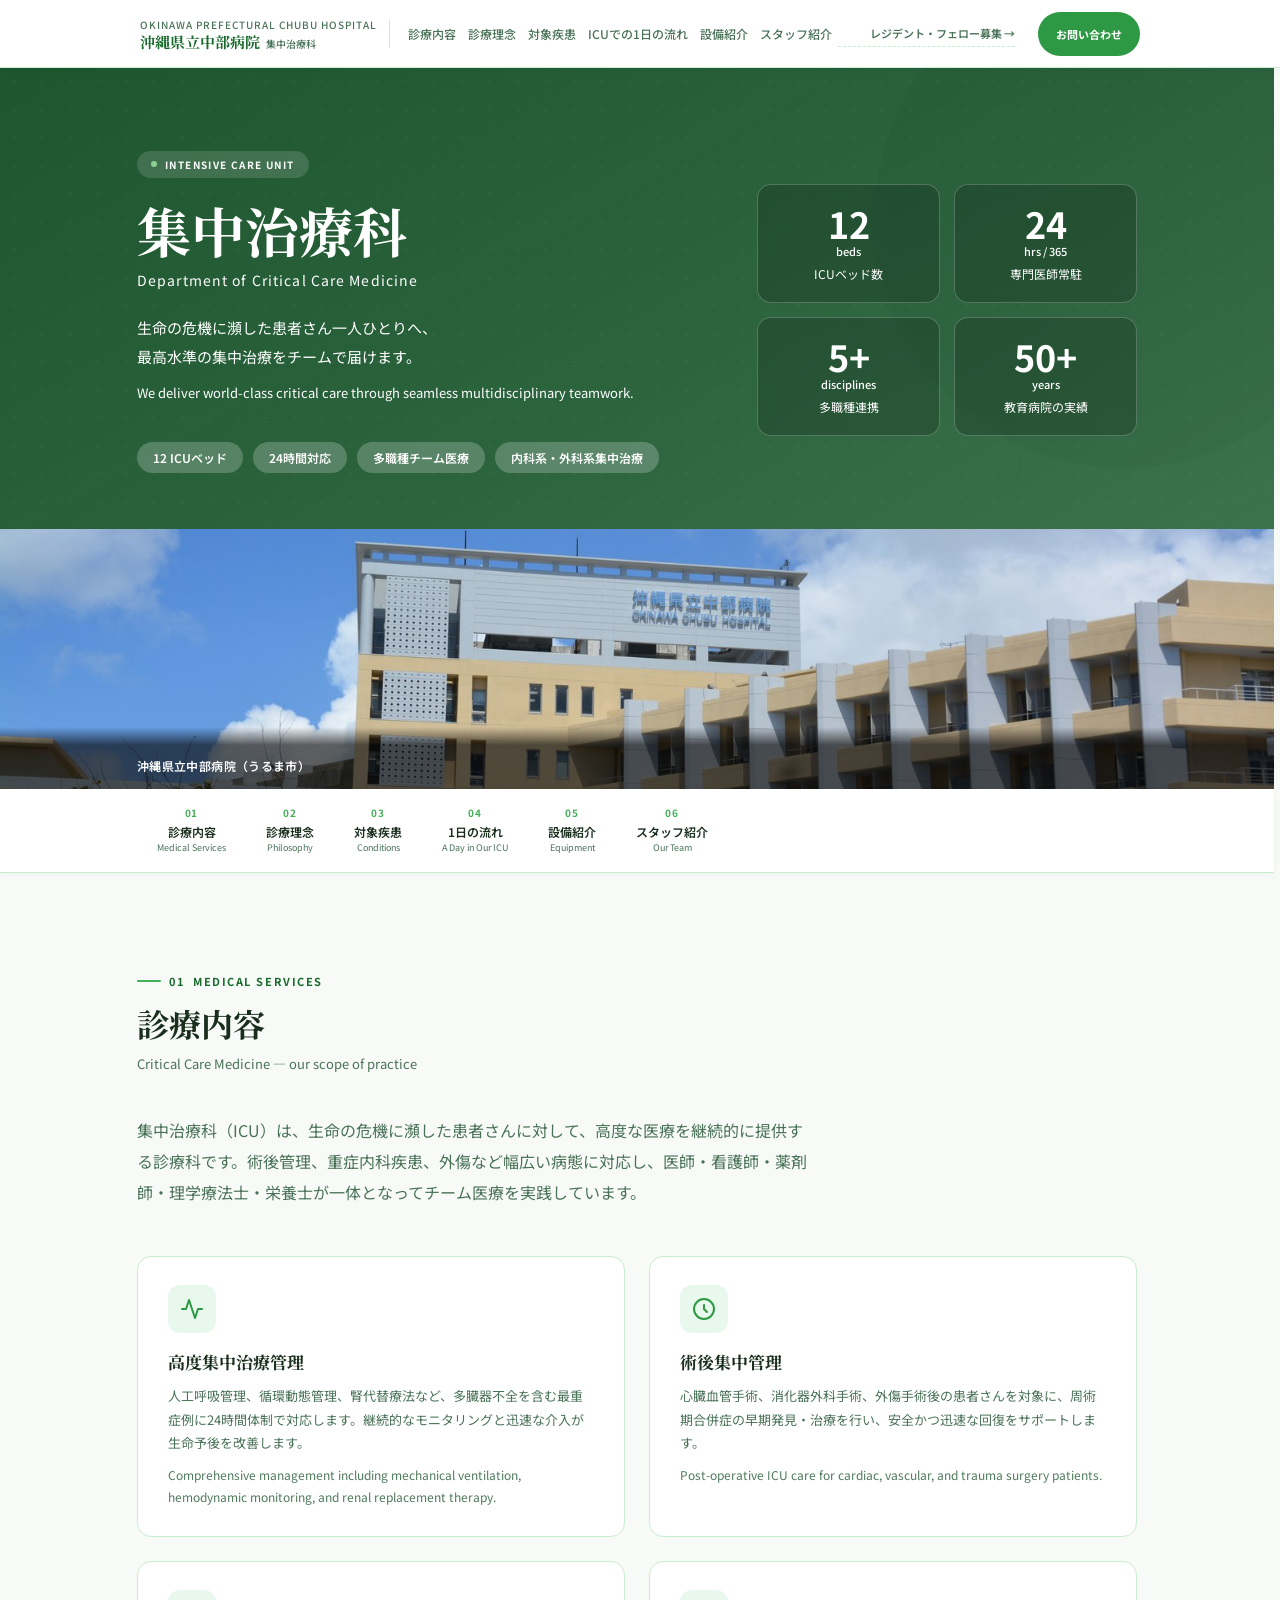
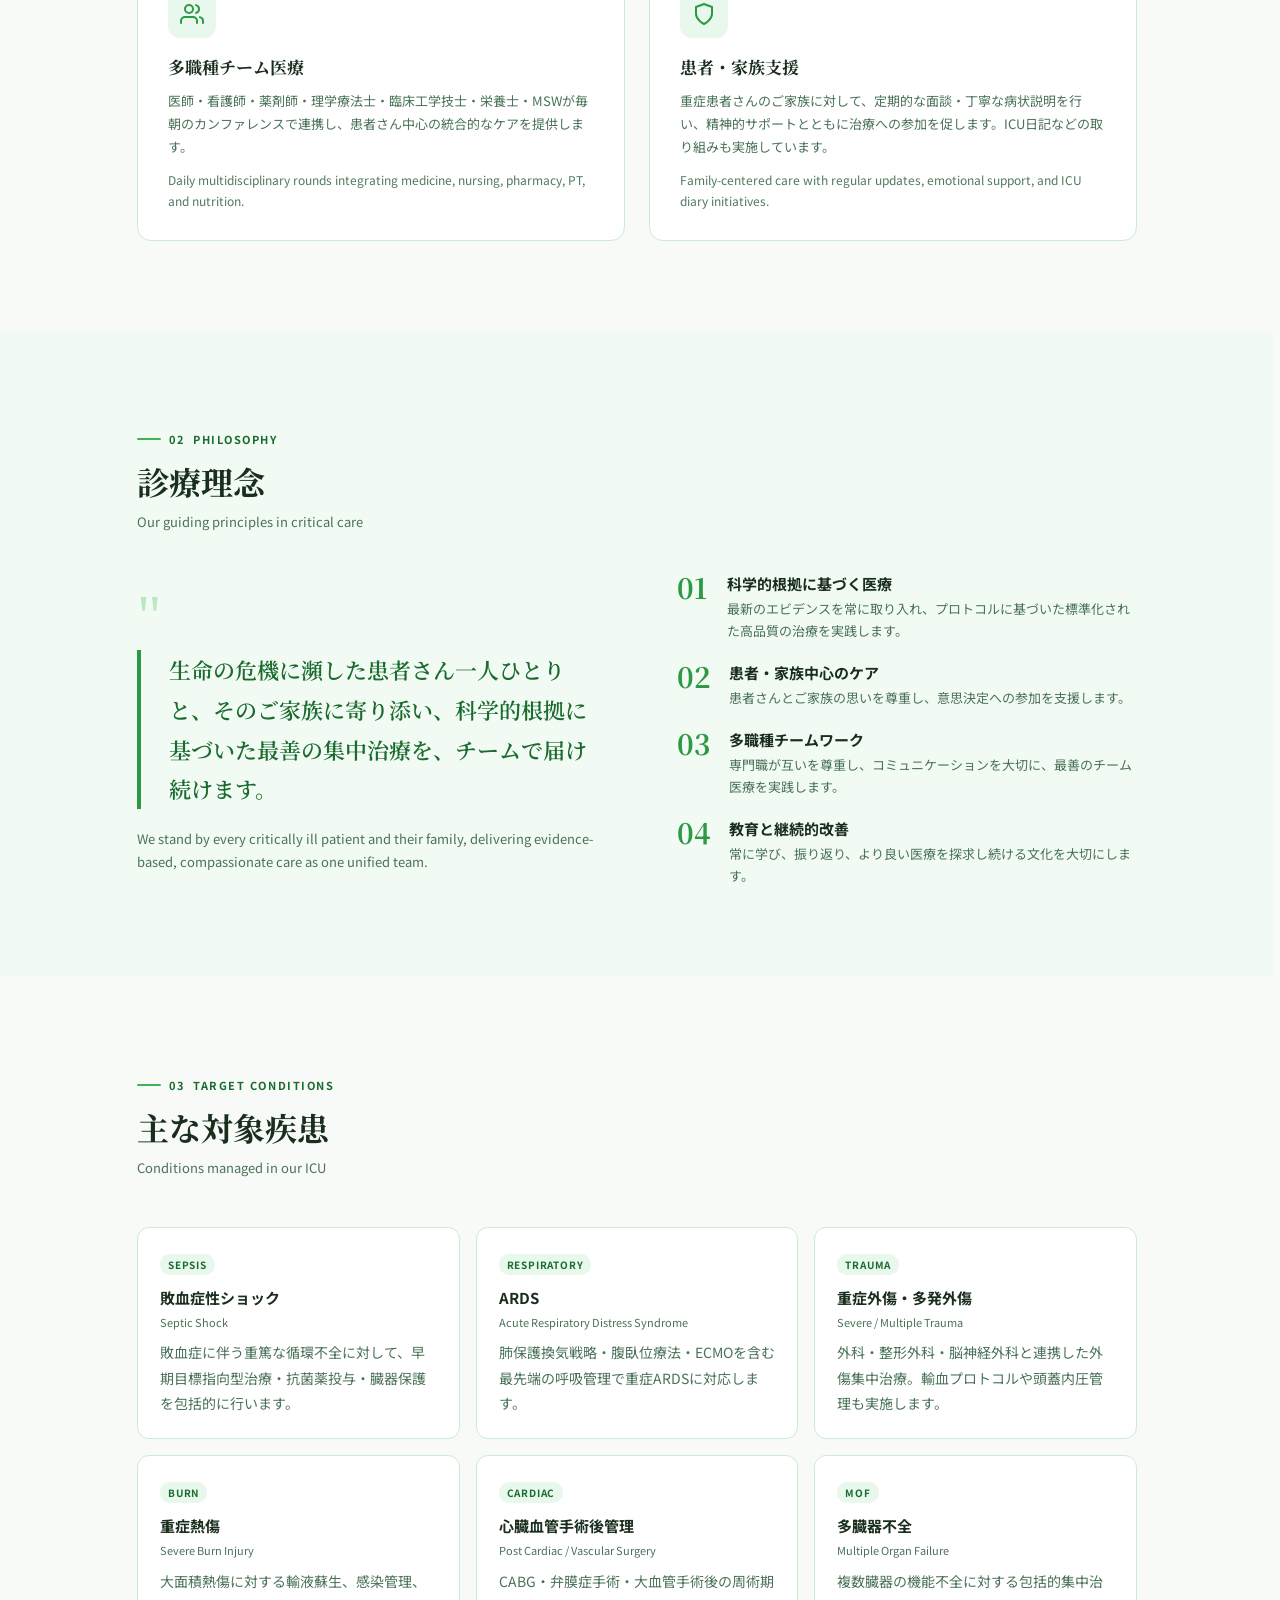
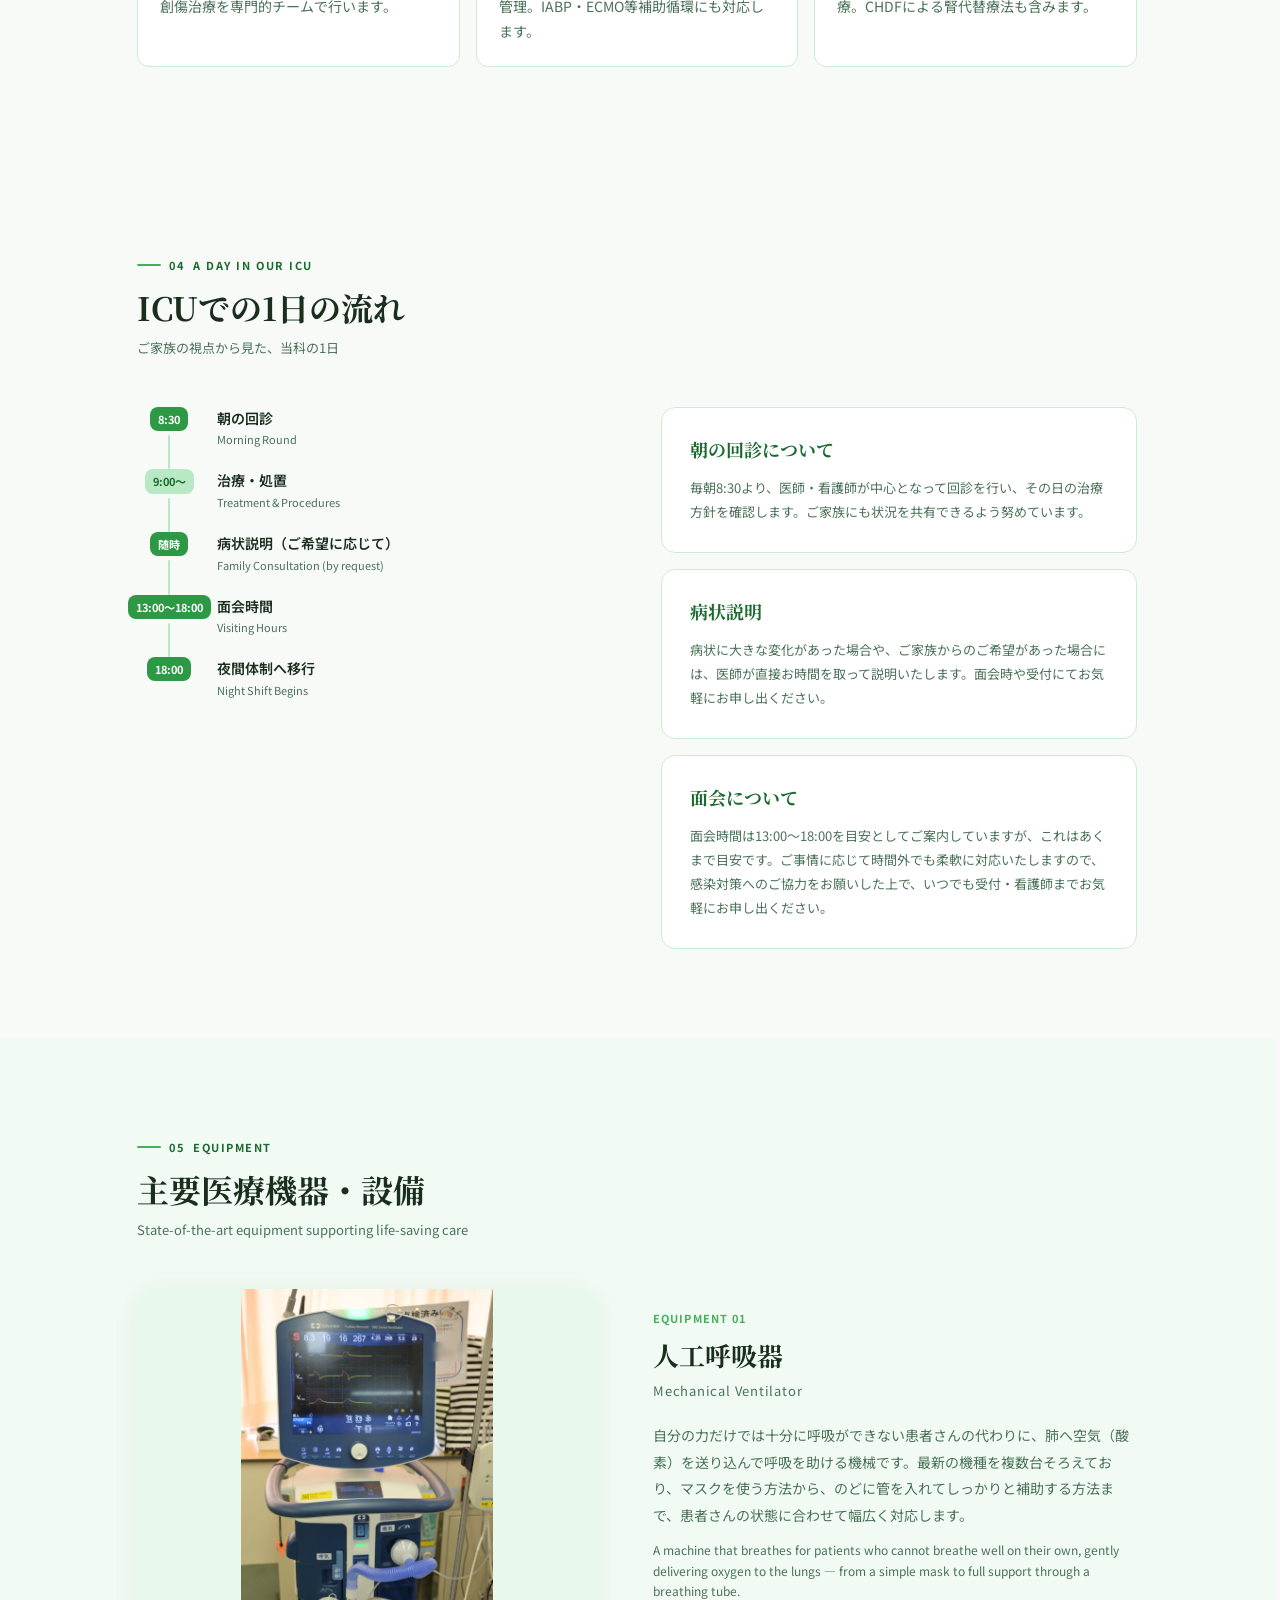
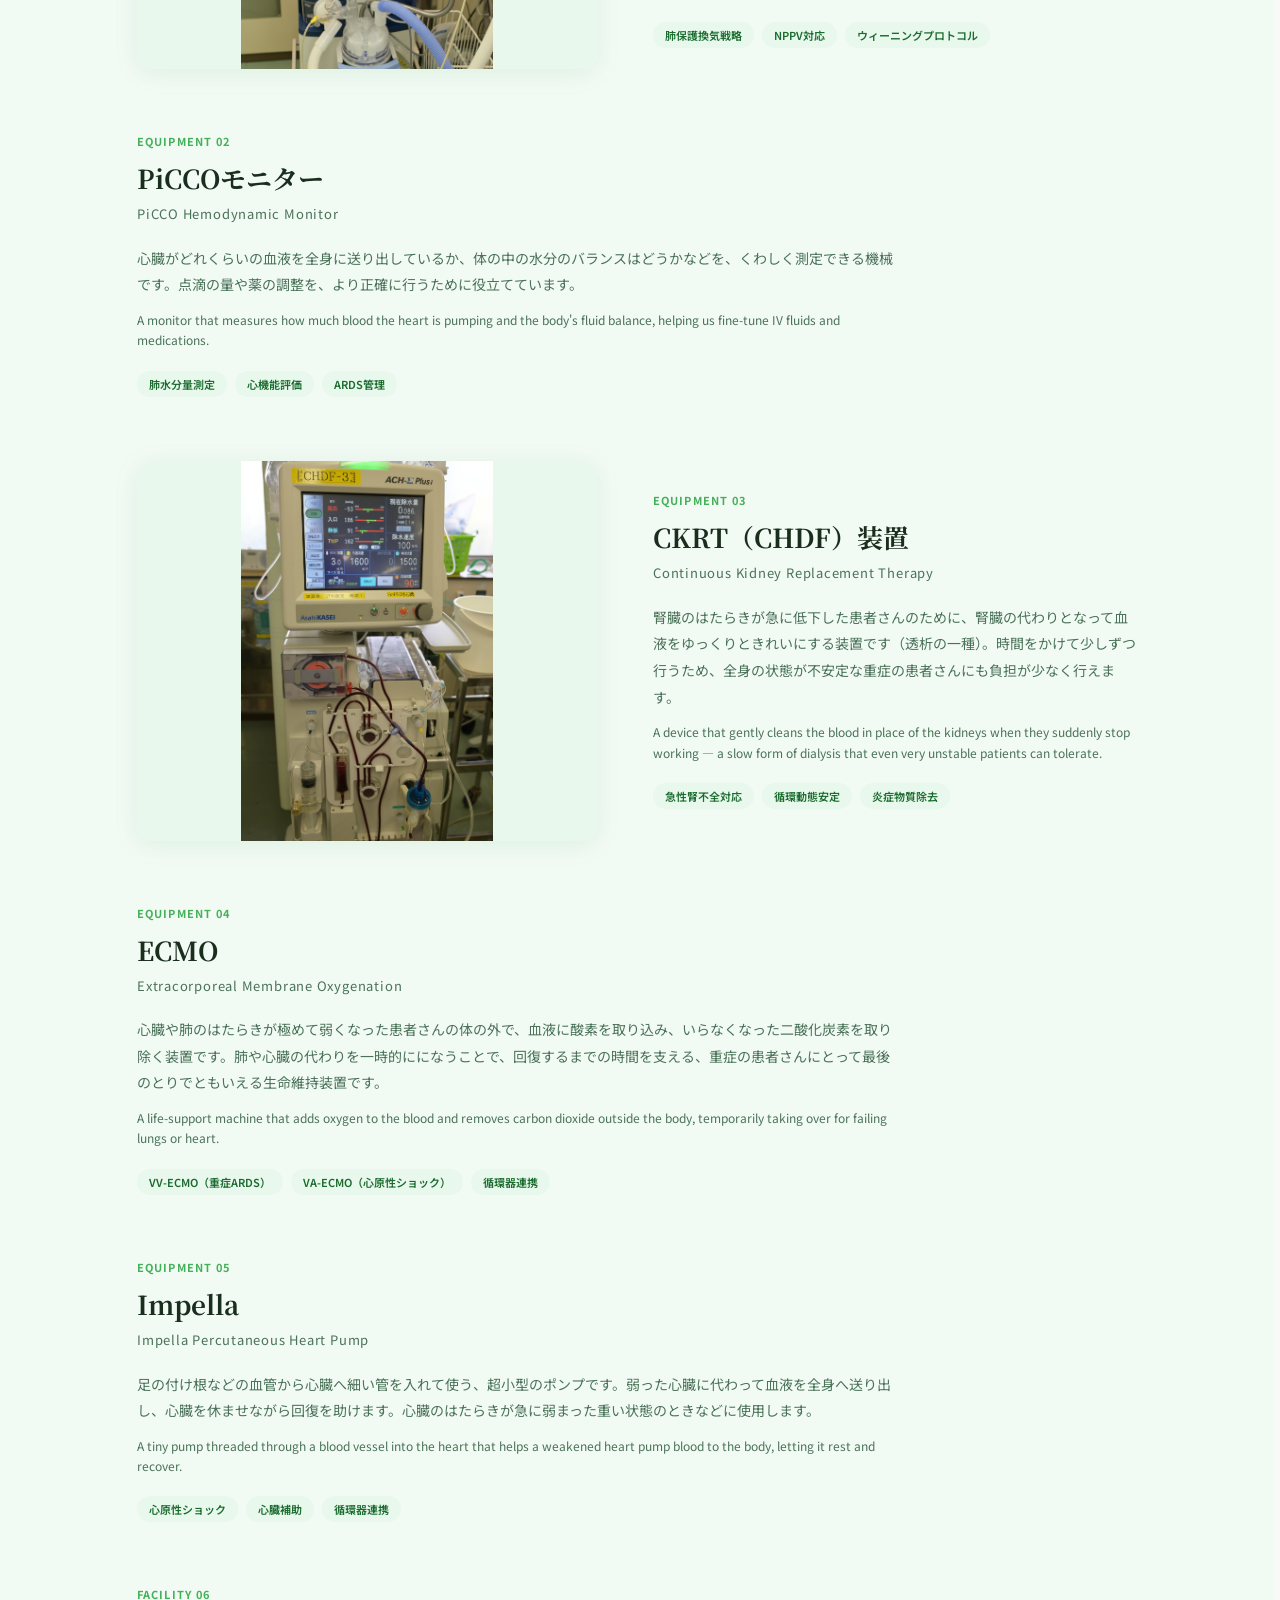
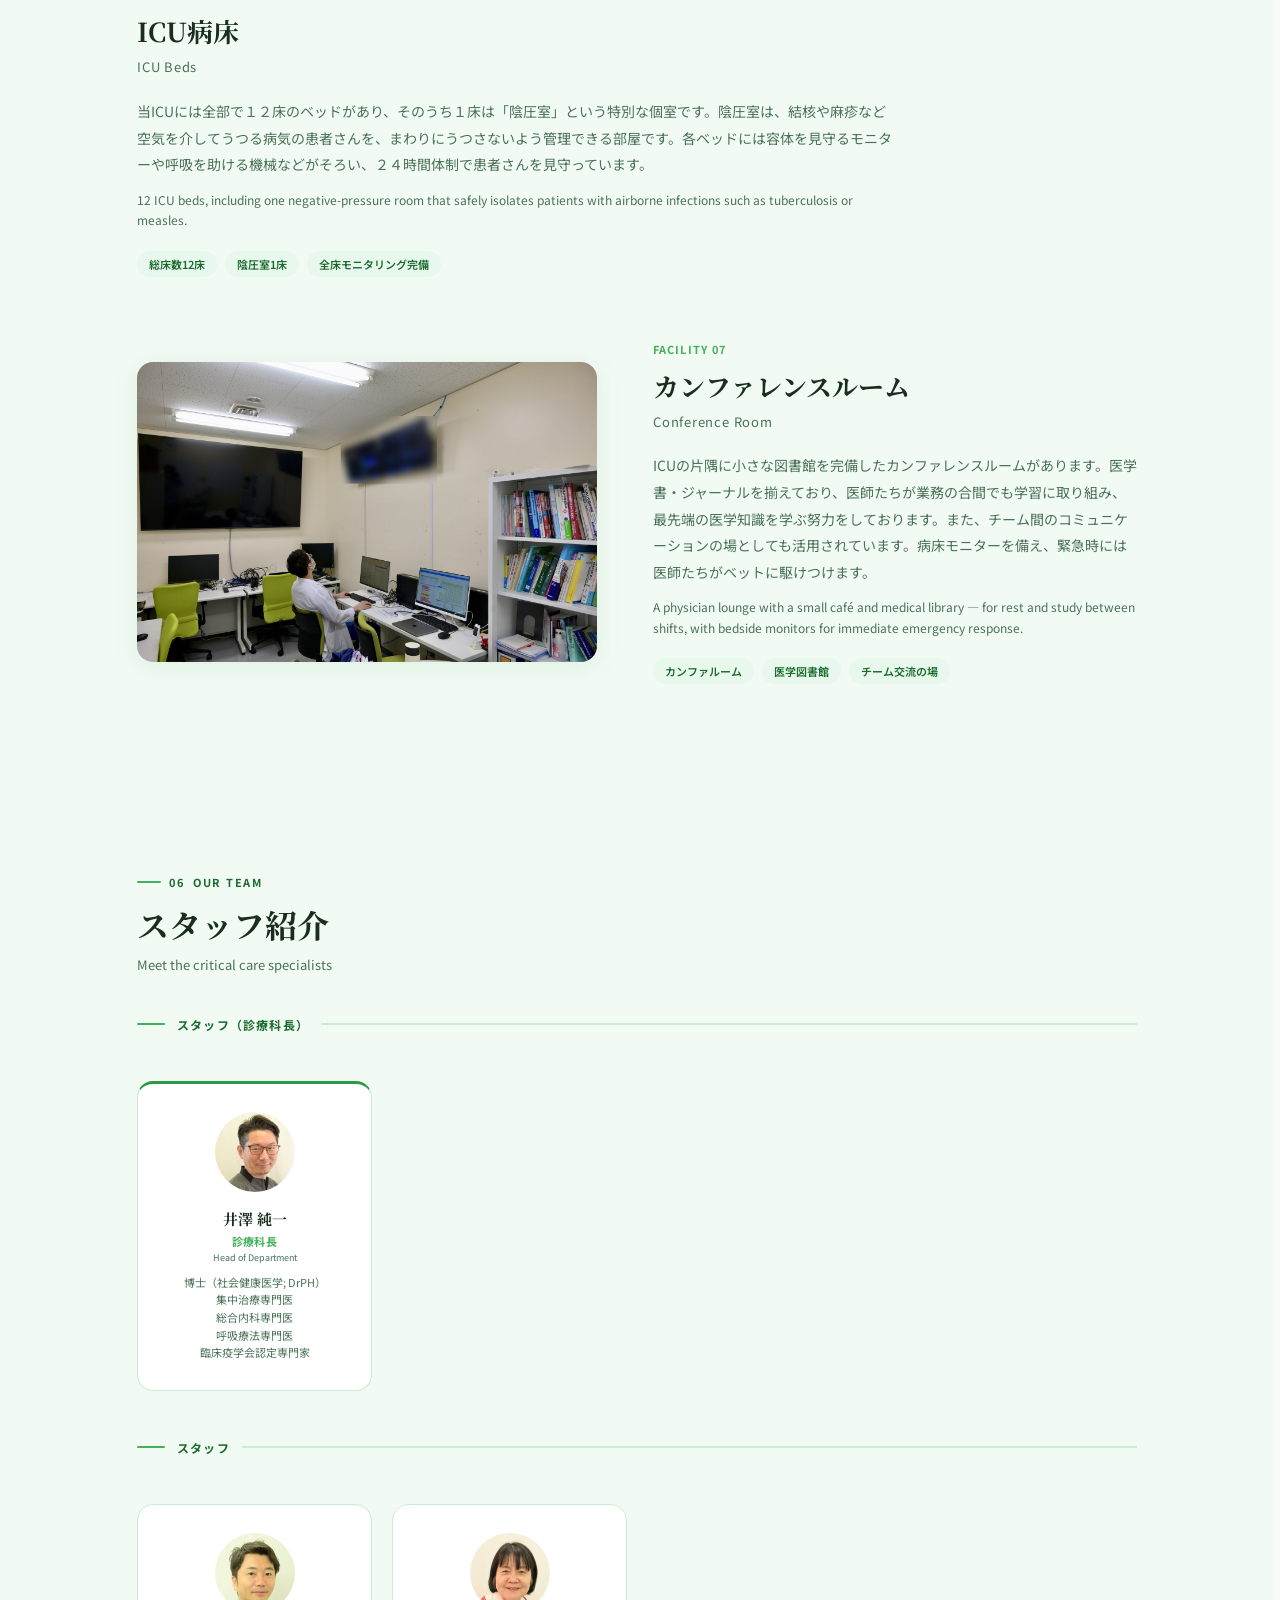
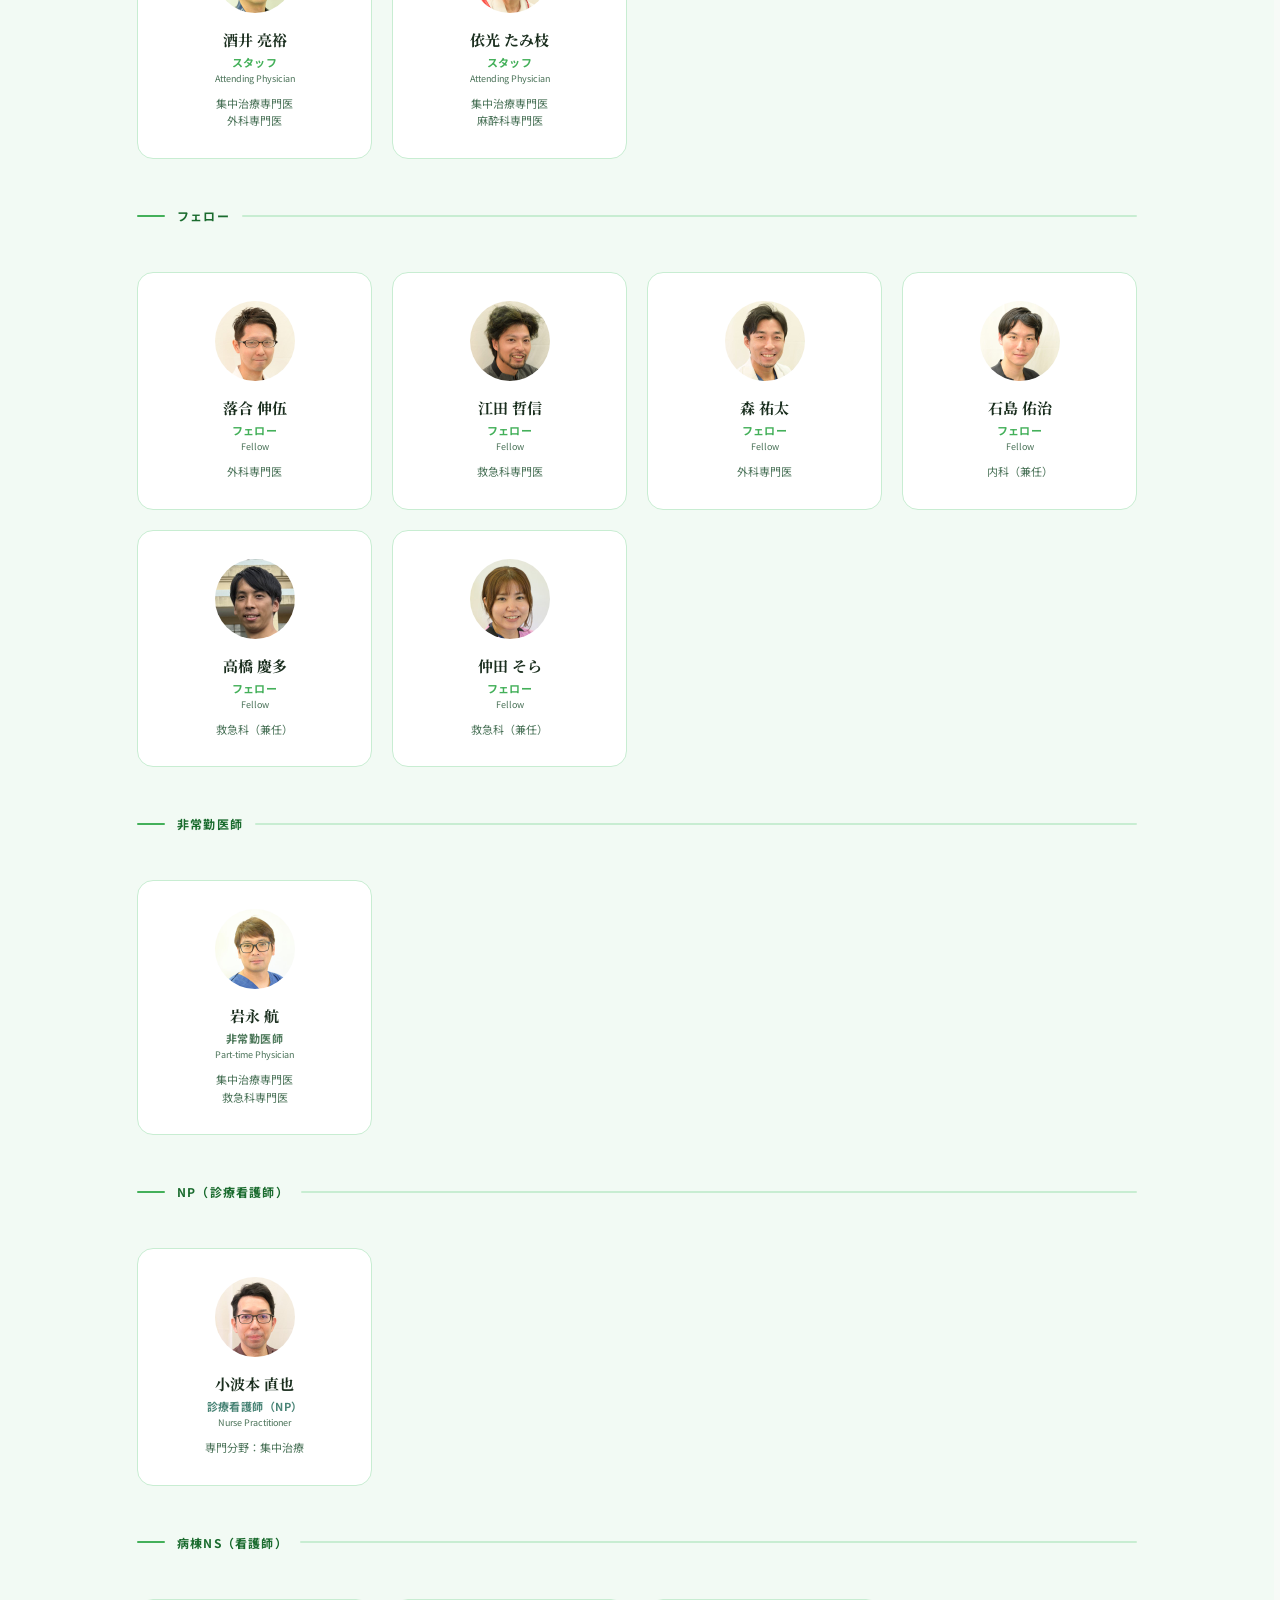
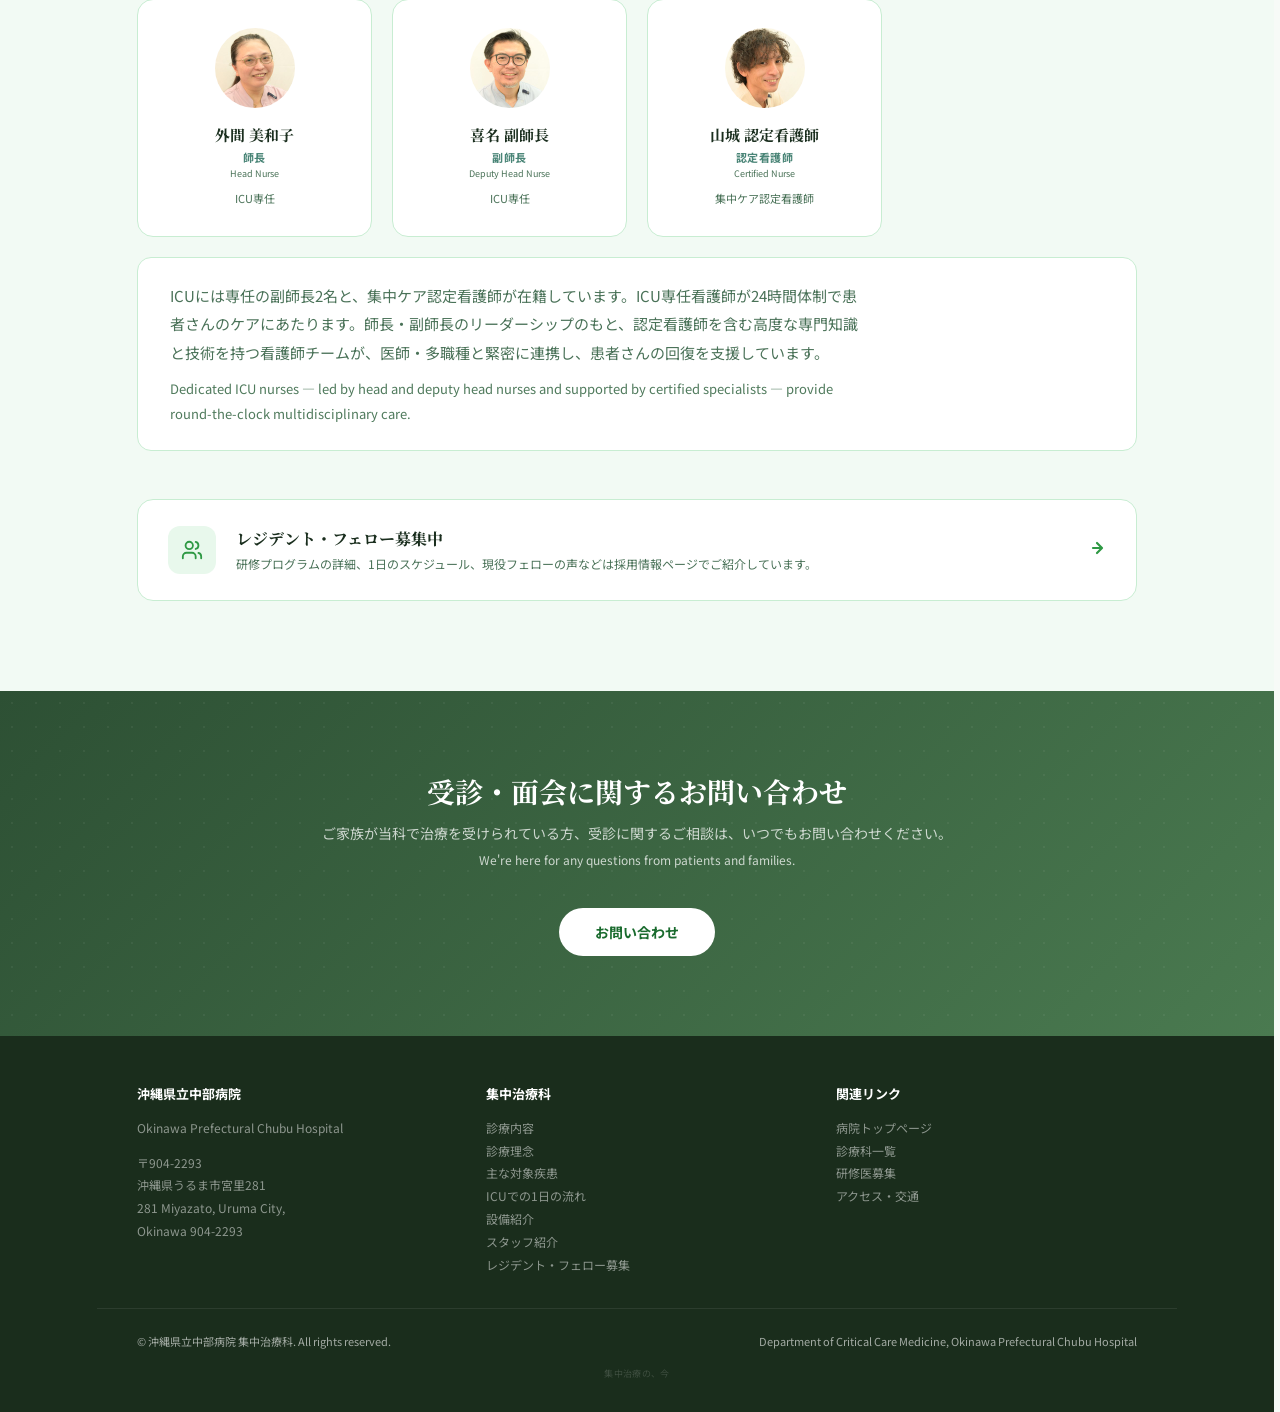
<file: index.html>
<!DOCTYPE html>
<html lang="ja">
<head>
  <meta charset="UTF-8">
  <meta name="viewport" content="width=device-width, initial-scale=1.0">
  <meta name="robots" content="noindex, nofollow">
  <title>集中治療科 | 沖縄県立中部病院</title>
  <link rel="preconnect" href="https://fonts.googleapis.com">
  <!-- フォント本体は fonts.gstatic.com から来るので、そちらにも先に接続しておく -->
  <link rel="preconnect" href="https://fonts.gstatic.com" crossorigin>
  <link href="https://fonts.googleapis.com/css2?family=Noto+Sans+JP:wght@300;400;500;600;700&family=Noto+Serif+JP:wght@400;500;600;700&display=swap" rel="stylesheet">
  <link rel="stylesheet" href="style.css?v=20260917a">
  <link rel="icon" type="image/svg+xml" href="[data-uri]">
</head>
<body>
<a class="skip-link" href="#main">本文へスキップ</a>

<!-- STICKY HEADER -->
<header id="site-header">
  <div class="inner">
    <div class="header-logo">
      <div class="hosp">OKINAWA PREFECTURAL CHUBU HOSPITAL</div>
      <div class="dept">沖縄県立中部病院<span>集中治療科</span></div>
    </div>
    <div class="header-divider"></div>
    <button id="navToggle" class="nav-toggle" aria-label="メニューを開く" aria-expanded="false" aria-controls="main-nav">
      <span class="nav-toggle-bar"></span><span class="nav-toggle-bar"></span><span class="nav-toggle-bar"></span>
    </button>
    <nav id="main-nav">
      <button class="nav-link" data-target="medical">診療内容</button>
      <button class="nav-link" data-target="philosophy">診療理念</button>
      <button class="nav-link" data-target="diseases">対象疾患</button>
      <button class="nav-link" data-target="daily-flow">ICUでの1日の流れ</button>
      <button class="nav-link" data-target="equipment">設備紹介</button>
      <button class="nav-link" data-target="staff">スタッフ紹介</button>
      <a class="header-crosslink" href="recruit.html"><span class="cl-long">医療従事者の方へ：</span>レジデント・フェロー募集 →</a>
    </nav>
    <!-- 一般向けページのお問い合わせは病院公式サイトの問い合わせフォームへ。
         採用ページ（recruit.html）は宛先が別（医師募集ページ）なので注意。 -->
    <a class="header-contact" href="https://chubuweb.hosp.pref.okinawa.jp/contact/"
       target="_blank" rel="noopener noreferrer"
       aria-label="お問い合わせ（病院公式サイトのお問い合わせページ・新しいタブで開きます）">お問い合わせ</a>
  </div>
</header>

<main id="main">
<!-- HERO -->
<section id="hero">
  <div class="hero-inner">
    <div class="hero-text">
      <div class="hero-badge"><div class="dot"></div><span>INTENSIVE CARE UNIT</span></div>
      <h1 class="hero-title">集中治療科</h1>
      <p class="hero-title-en">Department of Critical Care Medicine</p>
      <p class="hero-desc">
        生命の危機に瀕した患者さん一人ひとりへ、<br>
        最高水準の集中治療をチームで届けます。
        <span style="font-size:13px;color:#fff;">We deliver world-class critical care through seamless multidisciplinary teamwork.</span>
      </p>
      <div class="hero-tags">
        <span class="hero-tag">12 ICUベッド</span>
        <span class="hero-tag">24時間対応</span>
        <span class="hero-tag">多職種チーム医療</span>
        <span class="hero-tag">内科系・外科系集中治療</span>
      </div>
    </div>
    <div class="hero-stats">
      <div class="hero-stat">
        <div class="num">12</div>
        <div class="unit">beds</div>
        <div class="label">ICUベッド数</div>
      </div>
      <div class="hero-stat">
        <div class="num">24</div>
        <div class="unit">hrs / 365</div>
        <div class="label">専門医師常駐</div>
      </div>
      <div class="hero-stat">
        <div class="num">5+</div>
        <div class="unit">disciplines</div>
        <div class="label">多職種連携</div>
      </div>
      <div class="hero-stat">
        <div class="num">50+</div>
        <div class="unit">years</div>
        <div class="label">教育病院の実績</div>
      </div>
    </div>
  </div>
</section>

<!-- ════════════════════════════════ -->
<!-- 病院外観の写真バンド              -->
<!-- ════════════════════════════════ -->
<!--
  ヒーローの背景に写真を敷くのをやめ、ここで文字を乗せずに見せている（2026-09-16）。
  文字と重ねると必ずどちらかが犠牲になるため（写真を透かすと7〜12%しか見えず、
  写真を見せると白文字が 1.41:1 まで落ちた）。
  切り出し・高さは style.css の .hero-photo-band を触る（object-position / height）。
  写真を差し替えるときは media/src/prepare-photo.sh を通すこと（Exif/GPS削除）。
-->
<figure class="hero-photo-band">
  <img src="media/photos/hospital-exterior.jpg"
       alt="青空の下の沖縄県立中部病院の外観。建物の上部に病院名の看板がある"
       width="1600" height="1067">
  <figcaption><span>沖縄県立中部病院（うるま市）</span></figcaption>
</figure>

<!-- JUMP NAV (TABLE OF CONTENTS) -->
<div id="jump-nav">
  <div class="jump-nav-inner">
    <a class="jump-item" href="#medical"><span class="num">01</span><span class="name">診療内容</span><span class="name-en">Medical Services</span></a>
    <a class="jump-item" href="#philosophy"><span class="num">02</span><span class="name">診療理念</span><span class="name-en">Philosophy</span></a>
    <a class="jump-item" href="#diseases"><span class="num">03</span><span class="name">対象疾患</span><span class="name-en">Conditions</span></a>
    <a class="jump-item" href="#daily-flow"><span class="num">04</span><span class="name">1日の流れ</span><span class="name-en">A Day in Our ICU</span></a>
    <a class="jump-item" href="#equipment"><span class="num">05</span><span class="name">設備紹介</span><span class="name-en">Equipment</span></a>
    <a class="jump-item" href="#staff"><span class="num">06</span><span class="name">スタッフ紹介</span><span class="name-en">Our Team</span></a>
  </div>
</div>

<!-- ════════════════════════════════ -->
<!-- 01 診療内容                      -->
<!-- ════════════════════════════════ -->
<section id="medical" class="page-section" data-screen-label="01 診療内容">
  <div class="container">
    <div class="section-label">01 &nbsp;Medical Services</div>
    <h2 class="section-title">診療内容</h2>
    <p class="section-subtitle">Critical Care Medicine — our scope of practice</p>

    <p style="font-size:16px;color:var(--text-muted);line-height:1.95;max-width:680px;margin-bottom:48px;text-wrap:pretty;">
      集中治療科（ICU）は、生命の危機に瀕した患者さんに対して、高度な医療を継続的に提供する診療科です。術後管理、重症内科疾患、外傷など幅広い病態に対応し、医師・看護師・薬剤師・理学療法士・栄養士が一体となってチーム医療を実践しています。
    </p>

    <div class="medical-grid">
      <div class="medical-card reveal">
        <div class="icon">
          <svg width="24" height="24" viewBox="0 0 24 24" fill="none" stroke="var(--primary)" stroke-width="2" stroke-linecap="round" stroke-linejoin="round"><path d="M22 12h-4l-3 9L9 3l-3 9H2"/></svg>
        </div>
        <h3>高度集中治療管理</h3>
        <p>人工呼吸管理、循環動態管理、腎代替療法など、多臓器不全を含む最重症例に24時間体制で対応します。継続的なモニタリングと迅速な介入が生命予後を改善します。</p>
        <p style="font-size:12px;margin-top:10px;color:var(--text-light);">Comprehensive management including mechanical ventilation, hemodynamic monitoring, and renal replacement therapy.</p>
      </div>
      <div class="medical-card reveal">
        <div class="icon">
          <svg width="24" height="24" viewBox="0 0 24 24" fill="none" stroke="var(--primary)" stroke-width="2" stroke-linecap="round" stroke-linejoin="round"><circle cx="12" cy="12" r="10"/><path d="M12 8v4l3 3"/></svg>
        </div>
        <h3>術後集中管理</h3>
        <p>心臓血管手術、消化器外科手術、外傷手術後の患者さんを対象に、周術期合併症の早期発見・治療を行い、安全かつ迅速な回復をサポートします。</p>
        <p style="font-size:12px;margin-top:10px;color:var(--text-light);">Post-operative ICU care for cardiac, vascular, and trauma surgery patients.</p>
      </div>
      <div class="medical-card reveal">
        <div class="icon">
          <svg width="24" height="24" viewBox="0 0 24 24" fill="none" stroke="var(--primary)" stroke-width="2" stroke-linecap="round" stroke-linejoin="round"><path d="M17 21v-2a4 4 0 0 0-4-4H5a4 4 0 0 0-4 4v2"/><circle cx="9" cy="7" r="4"/><path d="M23 21v-2a4 4 0 0 0-3-3.87"/><path d="M16 3.13a4 4 0 0 1 0 7.75"/></svg>
        </div>
        <h3>多職種チーム医療</h3>
        <p>医師・看護師・薬剤師・理学療法士・臨床工学技士・栄養士・MSWが毎朝のカンファレンスで連携し、患者さん中心の統合的なケアを提供します。</p>
        <p style="font-size:12px;margin-top:10px;color:var(--text-light);">Daily multidisciplinary rounds integrating medicine, nursing, pharmacy, PT, and nutrition.</p>
      </div>
      <div class="medical-card reveal">
        <div class="icon">
          <svg width="24" height="24" viewBox="0 0 24 24" fill="none" stroke="var(--primary)" stroke-width="2" stroke-linecap="round" stroke-linejoin="round"><path d="M12 22s8-4 8-10V5l-8-3-8 3v7c0 6 8 10 8 10z"/></svg>
        </div>
        <h3>患者・家族支援</h3>
        <p>重症患者さんのご家族に対して、定期的な面談・丁寧な病状説明を行い、精神的サポートとともに治療への参加を促します。ICU日記などの取り組みも実施しています。</p>
        <p style="font-size:12px;margin-top:10px;color:var(--text-light);">Family-centered care with regular updates, emotional support, and ICU diary initiatives.</p>
      </div>
    </div>
  </div>
</section>

<!-- ════════════════════════════════ -->
<!-- 02 診療理念                      -->
<!-- ════════════════════════════════ -->
<section id="philosophy" class="page-section alt" data-screen-label="02 診療理念">
  <div class="container">
    <div class="section-label">02 &nbsp;Philosophy</div>
    <h2 class="section-title">診療理念</h2>
    <p class="section-subtitle">Our guiding principles in critical care</p>

    <div class="philosophy-inner">
      <div class="reveal">
        <div class="philosophy-quote-mark">"</div>
        <div class="philosophy-quote">
          生命の危機に瀕した患者さん一人ひとりと、そのご家族に寄り添い、科学的根拠に基づいた最善の集中治療を、チームで届け続けます。
        </div>
        <p style="font-size:13px;color:var(--text-muted);margin-top:18px;line-height:1.8;">
          We stand by every critically ill patient and their family, delivering evidence-based, compassionate care as one unified team.
        </p>
      </div>

      <div class="philosophy-values reveal">
        <div class="value-item">
          <div class="value-num">01</div>
          <div>
            <h3>科学的根拠に基づく医療</h3>
            <p>最新のエビデンスを常に取り入れ、プロトコルに基づいた標準化された高品質の治療を実践します。</p>
          </div>
        </div>
        <div class="value-item">
          <div class="value-num">02</div>
          <div>
            <h3>患者・家族中心のケア</h3>
            <p>患者さんとご家族の思いを尊重し、意思決定への参加を支援します。</p>
          </div>
        </div>
        <div class="value-item">
          <div class="value-num">03</div>
          <div>
            <h3>多職種チームワーク</h3>
            <p>専門職が互いを尊重し、コミュニケーションを大切に、最善のチーム医療を実践します。</p>
          </div>
        </div>
        <div class="value-item">
          <div class="value-num">04</div>
          <div>
            <h3>教育と継続的改善</h3>
            <p>常に学び、振り返り、より良い医療を探求し続ける文化を大切にします。</p>
          </div>
        </div>
      </div>
    </div>
  </div>
</section>

<!-- ════════════════════════════════ -->
<!-- 03 対象疾患                      -->
<!-- ════════════════════════════════ -->
<section id="diseases" class="page-section" data-screen-label="03 対象疾患">
  <div class="container">
    <div class="section-label">03 &nbsp;Target Conditions</div>
    <h2 class="section-title">主な対象疾患</h2>
    <p class="section-subtitle">Conditions managed in our ICU</p>

    <div class="disease-grid">
      <div class="disease-card reveal">
        <div class="tag">SEPSIS</div>
        <h3>敗血症性ショック</h3>
        <p class="en">Septic Shock</p>
        <p style="font-size:14px;color:var(--text-muted);margin-top:10px;line-height:1.8;">敗血症に伴う重篤な循環不全に対して、早期目標指向型治療・抗菌薬投与・臓器保護を包括的に行います。</p>
      </div>
      <div class="disease-card reveal">
        <div class="tag">RESPIRATORY</div>
        <h3>ARDS</h3>
        <p class="en">Acute Respiratory Distress Syndrome</p>
        <p style="font-size:14px;color:var(--text-muted);margin-top:10px;line-height:1.8;">肺保護換気戦略・腹臥位療法・ECMOを含む最先端の呼吸管理で重症ARDSに対応します。</p>
      </div>
      <div class="disease-card reveal">
        <div class="tag">TRAUMA</div>
        <h3>重症外傷・多発外傷</h3>
        <p class="en">Severe / Multiple Trauma</p>
        <p style="font-size:14px;color:var(--text-muted);margin-top:10px;line-height:1.8;">外科・整形外科・脳神経外科と連携した外傷集中治療。輸血プロトコルや頭蓋内圧管理も実施します。</p>
      </div>
      <div class="disease-card reveal">
        <div class="tag">BURN</div>
        <h3>重症熱傷</h3>
        <p class="en">Severe Burn Injury</p>
        <p style="font-size:14px;color:var(--text-muted);margin-top:10px;line-height:1.8;">大面積熱傷に対する輸液蘇生、感染管理、創傷治療を専門的チームで行います。</p>
      </div>
      <div class="disease-card reveal">
        <div class="tag">CARDIAC</div>
        <h3>心臓血管手術後管理</h3>
        <p class="en">Post Cardiac / Vascular Surgery</p>
        <p style="font-size:14px;color:var(--text-muted);margin-top:10px;line-height:1.8;">CABG・弁膜症手術・大血管手術後の周術期管理。IABP・ECMO等補助循環にも対応します。</p>
      </div>
      <div class="disease-card reveal">
        <div class="tag">MOF</div>
        <h3>多臓器不全</h3>
        <p class="en">Multiple Organ Failure</p>
        <p style="font-size:14px;color:var(--text-muted);margin-top:10px;line-height:1.8;">複数臓器の機能不全に対する包括的集中治療。CHDFによる腎代替療法も含みます。</p>
      </div>
    </div>
  </div>
</section>

<!-- ════════════════════════════════ -->
<!-- 04 ICUでの1日の流れ                -->
<!-- ════════════════════════════════ -->
<section id="daily-flow" class="page-section" data-screen-label="04 ICUでの1日の流れ">
  <div class="container">
    <div class="section-label">04 &nbsp;A Day in Our ICU</div>
    <h2 class="section-title">ICUでの1日の流れ</h2>
    <p class="section-subtitle">ご家族の視点から見た、当科の1日</p>

    <div class="schedule-container">
      <div class="schedule-list reveal">
        <div class="schedule-item">
          <div class="schedule-time-col">
            <div class="schedule-time-badge">8:30</div>
            <div class="schedule-connector"></div>
          </div>
          <div class="schedule-body">
            <div class="schedule-ja">朝の回診</div>
            <div class="schedule-en">Morning Round</div>
          </div>
        </div>
        <div class="schedule-item minor">
          <div class="schedule-time-col">
            <div class="schedule-time-badge">9:00〜</div>
            <div class="schedule-connector"></div>
          </div>
          <div class="schedule-body">
            <div class="schedule-ja">治療・処置</div>
            <div class="schedule-en">Treatment &amp; Procedures</div>
          </div>
        </div>
        <div class="schedule-item">
          <div class="schedule-time-col">
            <div class="schedule-time-badge">随時</div>
            <div class="schedule-connector"></div>
          </div>
          <div class="schedule-body">
            <div class="schedule-ja">病状説明（ご希望に応じて）</div>
            <div class="schedule-en">Family Consultation (by request)</div>
          </div>
        </div>
        <div class="schedule-item">
          <div class="schedule-time-col">
            <div class="schedule-time-badge">13:00〜18:00</div>
            <div class="schedule-connector"></div>
          </div>
          <div class="schedule-body">
            <div class="schedule-ja">面会時間</div>
            <div class="schedule-en">Visiting Hours</div>
          </div>
        </div>
        <div class="schedule-item">
          <div class="schedule-time-col">
            <div class="schedule-time-badge">18:00</div>
            <div class="schedule-connector"></div>
          </div>
          <div class="schedule-body">
            <div class="schedule-ja">夜間体制へ移行</div>
            <div class="schedule-en">Night Shift Begins</div>
          </div>
        </div>
      </div>

      <div class="reveal">
        <div class="schedule-desc" style="margin-bottom:16px;">
          <h3>朝の回診について</h3>
          <p>毎朝8:30より、医師・看護師が中心となって回診を行い、その日の治療方針を確認します。ご家族にも状況を共有できるよう努めています。</p>
        </div>
        <div class="schedule-desc" style="margin-bottom:16px;">
          <h3>病状説明</h3>
          <p>病状に大きな変化があった場合や、ご家族からのご希望があった場合には、医師が直接お時間を取って説明いたします。面会時や受付にてお気軽にお申し出ください。</p>
        </div>
        <div class="schedule-desc">
          <h3>面会について</h3>
          <p>面会時間は13:00〜18:00を目安としてご案内していますが、これはあくまで目安です。ご事情に応じて時間外でも柔軟に対応いたしますので、感染対策へのご協力をお願いした上で、いつでも受付・看護師までお気軽にお申し出ください。</p>
        </div>
      </div>
    </div>
  </div>
</section>

<!-- ════════════════════════════════ -->
<!-- 05 設備紹介                      -->
<!-- ════════════════════════════════ -->
<section id="equipment" class="page-section alt" data-screen-label="05 設備紹介">
  <div class="container">
    <div class="section-label">05 &nbsp;Equipment</div>
    <h2 class="section-title">主要医療機器・設備</h2>
    <p class="section-subtitle">State-of-the-art equipment supporting life-saving care</p>

    <div class="equipment-list">

      <!-- 人工呼吸器 -->
      <div class="equipment-item left reveal">
        <div class="equip-img">
          <img class="equip-photo contain" src="media/photos/ventilator.jpg"
               alt="ICUで使用している人工呼吸器" width="1065" height="1600" loading="lazy">
        </div>
        <div class="equip-body">
          <div class="equip-num">EQUIPMENT 01</div>
          <h3>人工呼吸器</h3>
          <p class="en">Mechanical Ventilator</p>
          <p>自分の力だけでは十分に呼吸ができない患者さんの代わりに、肺へ空気（酸素）を送り込んで呼吸を助ける機械です。最新の機種を複数台そろえており、マスクを使う方法から、のどに管を入れてしっかりと補助する方法まで、患者さんの状態に合わせて幅広く対応します。</p>
          <p style="font-size:12px;color:var(--text-muted);margin-top:12px;line-height:1.7;">A machine that breathes for patients who cannot breathe well on their own, gently delivering oxygen to the lungs — from a simple mask to full support through a breathing tube.</p>
          <div class="equip-feature-tags">
            <span>肺保護換気戦略</span><span>NPPV対応</span><span>ウィーニングプロトコル</span>
          </div>
        </div>
      </div>

      <!-- PiCCO -->
      <div class="equipment-item right reveal">
        <div class="equip-img">
          <div class="img-placeholder">
            <span>PiCCOモニター</span>
            <span class="sub">PiCCO Monitor · photo</span>
          </div>
        </div>
        <div class="equip-body">
          <div class="equip-num">EQUIPMENT 02</div>
          <h3>PiCCOモニター</h3>
          <p class="en">PiCCO Hemodynamic Monitor</p>
          <p>心臓がどれくらいの血液を全身に送り出しているか、体の中の水分のバランスはどうかなどを、くわしく測定できる機械です。点滴の量や薬の調整を、より正確に行うために役立てています。</p>
          <p style="font-size:12px;color:var(--text-muted);margin-top:12px;line-height:1.7;">A monitor that measures how much blood the heart is pumping and the body's fluid balance, helping us fine-tune IV fluids and medications.</p>
          <div class="equip-feature-tags">
            <span>肺水分量測定</span><span>心機能評価</span><span>ARDS管理</span>
          </div>
        </div>
      </div>

      <!-- CKRT -->
      <div class="equipment-item left reveal">
        <div class="equip-img">
          <img class="equip-photo contain" src="media/photos/ckrt.jpg"
               alt="ICUで使用しているCKRT（持続的腎代替療法）装置" width="1065" height="1600" loading="lazy">
        </div>
        <div class="equip-body">
          <div class="equip-num">EQUIPMENT 03</div>
          <h3>CKRT（CHDF）装置</h3>
          <p class="en">Continuous Kidney Replacement Therapy</p>
          <p>腎臓のはたらきが急に低下した患者さんのために、腎臓の代わりとなって血液をゆっくりときれいにする装置です（透析の一種）。時間をかけて少しずつ行うため、全身の状態が不安定な重症の患者さんにも負担が少なく行えます。</p>
          <p style="font-size:12px;color:var(--text-muted);margin-top:12px;line-height:1.7;">A device that gently cleans the blood in place of the kidneys when they suddenly stop working — a slow form of dialysis that even very unstable patients can tolerate.</p>
          <div class="equip-feature-tags">
            <span>急性腎不全対応</span><span>循環動態安定</span><span>炎症物質除去</span>
          </div>
        </div>
      </div>

      <!-- ECMO -->
      <div class="equipment-item right reveal">
        <div class="equip-body">
          <div class="equip-num">EQUIPMENT 04</div>
          <h3>ECMO</h3>
          <p class="en">Extracorporeal Membrane Oxygenation</p>
          <p>心臓や肺のはたらきが極めて弱くなった患者さんの体の外で、血液に酸素を取り込み、いらなくなった二酸化炭素を取り除く装置です。肺や心臓の代わりを一時的にになうことで、回復するまでの時間を支える、重症の患者さんにとって最後のとりでともいえる生命維持装置です。</p>
          <p style="font-size:12px;color:var(--text-muted);margin-top:12px;line-height:1.7;">A life-support machine that adds oxygen to the blood and removes carbon dioxide outside the body, temporarily taking over for failing lungs or heart.</p>
          <div class="equip-feature-tags">
            <span>VV-ECMO（重症ARDS）</span><span>VA-ECMO（心原性ショック）</span><span>循環器連携</span>
          </div>
        </div>
        <div class="equip-img">
          <div class="img-placeholder">
            <span>ECMO</span>
            <span class="sub">Extracorporeal Membrane Oxygenation · photo</span>
          </div>
        </div>
      </div>

      <!-- Impella -->
      <div class="equipment-item left reveal">
        <div class="equip-img">
          <div class="img-placeholder">
            <span>Impella</span>
            <span class="sub">Impella Heart Pump · photo</span>
          </div>
        </div>
        <div class="equip-body">
          <div class="equip-num">EQUIPMENT 05</div>
          <h3>Impella</h3>
          <p class="en">Impella Percutaneous Heart Pump</p>
          <p>足の付け根などの血管から心臓へ細い管を入れて使う、超小型のポンプです。弱った心臓に代わって血液を全身へ送り出し、心臓を休ませながら回復を助けます。心臓のはたらきが急に弱まった重い状態のときなどに使用します。</p>
          <p style="font-size:12px;color:var(--text-muted);margin-top:12px;line-height:1.7;">A tiny pump threaded through a blood vessel into the heart that helps a weakened heart pump blood to the body, letting it rest and recover.</p>
          <div class="equip-feature-tags">
            <span>心原性ショック</span><span>心臓補助</span><span>循環器連携</span>
          </div>
        </div>
      </div>

      <!-- ICU病床 -->
      <!-- 設備は left / right を交互に並べる。ここが left のままで、ひとつ上の
           Impella（left）と写真が同じ側に2回続いていた（2026-09-16 修正）。 -->
      <div class="equipment-item right reveal">
        <div class="equip-img">
          <div class="img-placeholder">
            <span>ICU病床</span>
            <span class="sub">ICU Beds · photo</span>
          </div>
        </div>
        <div class="equip-body">
          <div class="equip-num">FACILITY 06</div>
          <h3>ICU病床</h3>
          <p class="en">ICU Beds</p>
          <p>当ICUには全部で１２床のベッドがあり、そのうち１床は「陰圧室」という特別な個室です。陰圧室は、結核や麻疹など空気を介してうつる病気の患者さんを、まわりにうつさないよう管理できる部屋です。各ベッドには容体を見守るモニターや呼吸を助ける機械などがそろい、２４時間体制で患者さんを見守っています。</p>
          <p style="font-size:12px;color:var(--text-muted);margin-top:12px;line-height:1.7;">12 ICU beds, including one negative-pressure room that safely isolates patients with airborne infections such as tuberculosis or measles.</p>
          <div class="equip-feature-tags">
            <span>総床数12床</span><span>陰圧室1床</span><span>全床モニタリング完備</span>
          </div>
        </div>
      </div>

      <!-- 医師控室 -->
      <!-- 7項目なので left / right / left / … と並び、7番目は left になる。 -->
      <div class="equipment-item left reveal">
        <div class="equip-body">
          <div class="equip-num">FACILITY 07</div>
          <h3>カンファレンスルーム</h3>
          <p class="en">Conference Room</p>
          <p>ICUの片隅に小さな図書館を完備したカンファレンスルームがあります。医学書・ジャーナルを揃えており、医師たちが業務の合間でも学習に取り組み、最先端の医学知識を学ぶ努力をしております。また、チーム間のコミュニケーションの場としても活用されています。病床モニターを備え、緊急時には医師たちがベットに駆けつけます。</p>
          <p style="font-size:12px;color:var(--text-muted);margin-top:12px;line-height:1.7;">A physician lounge with a small café and medical library — for rest and study between shifts, with bedside monitors for immediate emergency response.</p>
          <div class="equip-feature-tags">
            <span>カンファルーム</span><span>医学図書館</span><span>チーム交流の場</span>
          </div>
        </div>
        <div class="equip-img">
          <img class="equip-photo" src="media/photos/conference-room.jpg"
               alt="ICUの医師控室。壁のモニターで各病床の状態を確認できる" width="1600" height="1065" loading="lazy">
        </div>
      </div>

    </div>
  </div>
</section>

<!-- ════════════════════════════════ -->
<!-- 06 スタッフ紹介                   -->
<!-- ════════════════════════════════ -->
<section id="staff" class="page-section alt" data-screen-label="06 スタッフ紹介">
  <div class="container">
    <div class="section-label">06 &nbsp;Our Team</div>
    <h2 class="section-title">スタッフ紹介</h2>
    <p class="section-subtitle">Meet the critical care specialists</p>

    <!-- スタッフ（診療科長） -->
    <div class="staff-group">
      <div class="staff-group-header">
        <div class="bar"></div>
        <span class="label">スタッフ（診療科長）</span>
        <div class="line"></div>
      </div>
      <div class="staff-grid">
        <div class="staff-card reveal" style="border-top:3px solid var(--primary);">
          <div class="staff-photo"><img class="staff-img" src="media/photos/izawa-junichi.jpg" alt="井澤 純一 診療科長" width="320" height="320" loading="lazy"></div>
          <div class="staff-name">井澤 純一</div>
          <div class="staff-role">診療科長</div>
          <div class="staff-role-en">Head of Department</div>
          <div class="staff-spec">博士（社会健康医学; DrPH）<br>集中治療専門医<br>総合内科専門医<br>呼吸療法専門医<br>臨床疫学会認定専門家</div>
        </div>
      </div>
    </div>

    <!-- スタッフ -->
    <div class="staff-group">
      <div class="staff-group-header">
        <div class="bar"></div>
        <span class="label">スタッフ</span>
        <div class="line"></div>
      </div>
      <div class="staff-grid">
        <div class="staff-card reveal">
          <div class="staff-photo"><img class="staff-img" src="media/photos/sakai-akihiro.jpg" alt="酒井 亮裕 集中治療専門医" width="320" height="320" loading="lazy"></div>
          <div class="staff-name">酒井 亮裕</div>
          <div class="staff-role">スタッフ</div>
          <div class="staff-role-en">Attending Physician</div>
          <div class="staff-spec">集中治療専門医<br>外科専門医</div>
        </div>
        <div class="staff-card reveal">
          <div class="staff-photo"><img class="staff-img" src="media/photos/yorimitsu-tamie.jpg" alt="依光 たみ枝 医師" width="320" height="320" loading="lazy"></div>
          <div class="staff-name">依光 たみ枝</div>
          <div class="staff-role">スタッフ</div>
          <div class="staff-role-en">Attending Physician</div>
          <div class="staff-spec">集中治療専門医<br>麻酔科専門医</div>
        </div>
      </div>
    </div>

    <!-- フェロー -->
    <div class="staff-group">
      <div class="staff-group-header">
        <div class="bar"></div>
        <span class="label">フェロー</span>
        <div class="line"></div>
      </div>
      <div class="staff-grid">
        <div class="staff-card reveal">
          <div class="staff-photo"><img class="staff-img" src="media/photos/ochiai-shingo.jpg" alt="落合 伸伍 フェロー" width="320" height="320" loading="lazy"></div>
          <div class="staff-name">落合 伸伍</div>
          <div class="staff-role">フェロー</div>
          <div class="staff-role-en">Fellow</div>
          <div class="staff-spec">外科専門医</div>
        </div>
        <div class="staff-card reveal">
          <div class="staff-photo"><img class="staff-img" src="media/photos/eda-tetsunobu.jpg" alt="江田 哲信 フェロー" width="320" height="320" loading="lazy"></div>
          <div class="staff-name">江田 哲信</div>
          <div class="staff-role">フェロー</div>
          <div class="staff-role-en">Fellow</div>
          <div class="staff-spec">救急科専門医</div>
        </div>
        <div class="staff-card reveal">
          <div class="staff-photo"><img class="staff-img" src="media/photos/mori-yuta.jpg" alt="森 祐太 フェロー" width="320" height="320" loading="lazy"></div>
          <div class="staff-name">森 祐太</div>
          <div class="staff-role">フェロー</div>
          <div class="staff-role-en">Fellow</div>
          <div class="staff-spec">外科専門医</div>
        </div>
        <div class="staff-card reveal">
          <div class="staff-photo"><img class="staff-img" src="media/photos/ishijima-yuji.jpg" alt="石島 佑治 フェロー" width="320" height="320" loading="lazy"></div>
          <div class="staff-name">石島 佑治</div>
          <div class="staff-role">フェロー</div>
          <div class="staff-role-en">Fellow</div>
          <div class="staff-spec">内科（兼任）</div>
        </div>
        <div class="staff-card reveal">
          <div class="staff-photo"><img class="staff-img" src="media/photos/takahashi-keita.jpg" alt="高橋 慶多 フェロー" width="320" height="320" loading="lazy"></div>
          <div class="staff-name">高橋 慶多</div>
          <div class="staff-role">フェロー</div>
          <div class="staff-role-en">Fellow</div>
          <div class="staff-spec">救急科（兼任）</div>
        </div>
        <div class="staff-card reveal">
          <div class="staff-photo"><img class="staff-img" src="media/photos/nakata-sora.jpg" alt="仲田 そら フェロー" width="320" height="320" loading="lazy"></div>
          <div class="staff-name">仲田 そら</div>
          <div class="staff-role">フェロー</div>
          <div class="staff-role-en">Fellow</div>
          <div class="staff-spec">救急科（兼任）</div>
        </div>
      </div>
    </div>

    <!-- 非常勤医師 -->
    <div class="staff-group">
      <div class="staff-group-header">
        <div class="bar"></div>
        <span class="label">非常勤医師</span>
        <div class="line"></div>
      </div>
      <div class="staff-grid">
        <div class="staff-card tier-parttime reveal">
          <div class="staff-photo"><img class="staff-img" src="media/photos/iwanaga-wataru.jpg" alt="岩永 航 非常勤医師" width="320" height="320" loading="lazy"></div>
          <div class="staff-name">岩永 航</div>
          <div class="staff-role">非常勤医師</div>
          <div class="staff-role-en">Part-time Physician</div>
          <div class="staff-spec">集中治療専門医<br>救急科専門医</div>
        </div>
      </div>
    </div>

    <!-- NP（診療看護師） -->
    <div class="staff-group">
      <div class="staff-group-header">
        <div class="bar"></div>
        <span class="label">NP（診療看護師）</span>
        <div class="line"></div>
      </div>
      <div class="staff-grid">
        <div class="staff-card tier-nursing reveal">
          <div class="staff-photo"><img class="staff-img" src="media/photos/konamoto-naoya.jpg" alt="小波本 直也 診療看護師" width="320" height="320" loading="lazy"></div>
          <div class="staff-name">小波本 直也</div>
          <div class="staff-role">診療看護師（NP）</div>
          <div class="staff-role-en">Nurse Practitioner</div>
          <div class="staff-spec">専門分野：集中治療</div>
        </div>
      </div>
    </div>

    <!-- 病棟NS -->
    <div class="staff-group">
      <div class="staff-group-header">
        <div class="bar"></div>
        <span class="label">病棟NS（看護師）</span>
        <div class="line"></div>
      </div>
      <div class="staff-grid" style="margin-bottom:var(--space-5);">
        <div class="staff-card tier-nursing reveal">
          <div class="staff-photo"><img class="staff-img" src="media/photos/hokama.jpg" alt="外間 美和子 師長" width="320" height="320" loading="lazy"></div>
          <div class="staff-name">外間 美和子</div>
          <div class="staff-role">師長</div>
          <div class="staff-role-en">Head Nurse</div>
          <div class="staff-spec">ICU専任</div>
        </div>
        <div class="staff-card tier-nursing reveal">
          <div class="staff-photo"><img class="staff-img" src="media/photos/kina.jpg" alt="喜名 副師長" width="320" height="320" loading="lazy"></div>
          <div class="staff-name">喜名 副師長</div>
          <div class="staff-role">副師長</div>
          <div class="staff-role-en">Deputy Head Nurse</div>
          <div class="staff-spec">ICU専任</div>
        </div>
        <!-- 氏名が未記入の副師長の1枚は、公式ページに空欄が出ている状態になるため非表示にしている
             （2026-09-16）。人員体制は下の .staff-note の1文目で伝えている。
             氏名の掲載について本人の同意が取れたら、hidden を外して .staff-name と
             .staff-note の1文目をあわせて直す。
             認定看護師の1枚は 2026-10-21 に山城さんの写真で公開（名は未確認のため姓のみ）。 -->
        <div class="staff-card tier-nursing reveal" hidden>
          <div class="staff-photo"><div class="img-placeholder" style="width:80px;height:80px;border-radius:50%;"><span class="staff-avatar-initial">看</span></div></div>
          <div class="staff-name">氏　名</div>
          <div class="staff-role">副師長</div>
          <div class="staff-role-en">Deputy Head Nurse</div>
          <div class="staff-spec">ICU専任</div>
        </div>
        <div class="staff-card tier-nursing reveal">
          <div class="staff-photo"><img class="staff-img" src="media/photos/yamashiro.jpg" alt="山城 認定看護師" width="320" height="320" loading="lazy"></div>
          <div class="staff-name">山城 認定看護師</div>
          <div class="staff-role">認定看護師</div>
          <div class="staff-role-en">Certified Nurse</div>
          <div class="staff-spec">集中ケア認定看護師</div>
        </div>
      </div>
      <div class="staff-note">
        <p>ICUには専任の副師長2名と、集中ケア認定看護師が在籍しています。ICU専任看護師が24時間体制で患者さんのケアにあたります。師長・副師長のリーダーシップのもと、認定看護師を含む高度な専門知識と技術を持つ看護師チームが、医師・多職種と緊密に連携し、患者さんの回復を支援しています。</p>
        <p class="en">Dedicated ICU nurses — led by head and deputy head nurses and supported by certified specialists — provide round-the-clock multidisciplinary care.</p>
      </div>
    </div>

    <!-- クロスリンク: 採用情報へ -->
    <a class="crosslink-callout reveal" href="recruit.html">
      <div class="icon">
        <svg width="22" height="22" viewBox="0 0 24 24" fill="none" stroke="var(--primary)" stroke-width="2" stroke-linecap="round" stroke-linejoin="round"><path d="M16 21v-2a4 4 0 0 0-4-4H6a4 4 0 0 0-4 4v2"/><circle cx="9" cy="7" r="4"/><path d="M22 21v-2a4 4 0 0 0-3-3.87"/><path d="M16 3.13a4 4 0 0 1 0 7.75"/></svg>
      </div>
      <div class="crosslink-callout-body">
        <h3>レジデント・フェロー募集中</h3>
        <p>研修プログラムの詳細、1日のスケジュール、現役フェローの声などは採用情報ページでご紹介しています。</p>
      </div>
      <div class="arrow">
        <svg width="18" height="18" viewBox="0 0 18 18" fill="none" stroke="currentColor" stroke-width="2.2" stroke-linecap="round" stroke-linejoin="round"><path d="M5 9h8M9 4l5 5-5 5"/></svg>
      </div>
    </a>
  </div>
</section>

<!-- ════════════════════════════════ -->
<!-- CTA                             -->
<!-- ════════════════════════════════ -->
<section id="contact" data-screen-label="Contact">
  <div style="position:relative;z-index:1;">
    <h2>受診・面会に関するお問い合わせ</h2>
    <p>ご家族が当科で治療を受けられている方、受診に関するご相談は、いつでもお問い合わせください。<br>
    <span style="font-size:12px;">We're here for any questions from patients and families.</span></p>
    <div class="cta-buttons">
      <a class="cta-btn-primary" href="https://chubuweb.hosp.pref.okinawa.jp/contact/"
         target="_blank" rel="noopener noreferrer"
         aria-label="お問い合わせ（病院公式サイトのお問い合わせページ・新しいタブで開きます）">お問い合わせ</a>
      <!-- 以前は「面会について」ボタンを併置していたが、適切なリンク先がなかったため削除した
           （2026-09-15）。面会の案内も上の問い合わせページで受けられる想定。 -->
    </div>
  </div>
</section>
</main>

<!-- FOOTER -->
<footer>
  <div class="footer-inner">
    <div class="footer-col">
      <h3>沖縄県立中部病院</h3>
      <p>Okinawa Prefectural Chubu Hospital</p>
      <p style="margin-top:12px;">〒904-2293<br>沖縄県うるま市宮里281<br>281 Miyazato, Uruma City,<br>Okinawa 904-2293</p>
    </div>
    <div class="footer-col">
      <h3>集中治療科</h3>
      <a href="#medical">診療内容</a>
      <a href="#philosophy">診療理念</a>
      <a href="#diseases">主な対象疾患</a>
      <a href="#daily-flow">ICUでの1日の流れ</a>
      <a href="#equipment">設備紹介</a>
      <a href="#staff">スタッフ紹介</a>
      <a href="recruit.html">レジデント・フェロー募集</a>
    </div>
    <div class="footer-col">
      <h3>関連リンク</h3>
      <!-- 病院公式サイト（別ドメイン）への外部リンク。recruit.html のフッターにも
           同じ4本があるので、URLを変えるときは両方を直すこと。 -->
      <a href="https://chubuweb.hosp.pref.okinawa.jp/" target="_blank" rel="noopener noreferrer">病院トップページ</a>
      <a href="https://chubuweb.hosp.pref.okinawa.jp/departments/" target="_blank" rel="noopener noreferrer">診療科一覧</a>
      <a href="https://chubuweb.hosp.pref.okinawa.jp/unihawaii/" target="_blank" rel="noopener noreferrer">研修医募集</a>
      <!-- 「外来受付」は適切なリンク先がなかったため削除した（2026-09-15）。 -->
      <a href="https://chubuweb.hosp.pref.okinawa.jp/access/" target="_blank" rel="noopener noreferrer">アクセス・交通</a>
    </div>
  </div>
  <div class="footer-bottom">
    <p>© 沖縄県立中部病院 集中治療科. All rights reserved.</p>
    <p>Department of Critical Care Medicine, Okinawa Prefectural Chubu Hospital</p>
  </div>
  <p class="footer-brand-credit" aria-hidden="true">集中治療の、今</p>
</footer>

<script src="script.js?v=20260915b"></script>
</body>
</html>
</file>
<file: style.css>
*, *::before, *::after { box-sizing: border-box; margin: 0; padding: 0; }
/* hidden 属性を確実に効かせる。display: flex / grid を指定した要素は、それだけで
   ブラウザ標準の [hidden] { display: none } を打ち消してしまうため。
   原稿や写真が揃うまで隠している箇所（HTML の hidden）はこの1行に依存している。 */
[hidden] { display: none !important; }
/* 共有リンク（#staff など）で開いたとき、見出しが固定ヘッダー＋固定目次の
   下に隠れないようにする。480px以下は目次が固定されないのでヘッダー分だけ */
html { scroll-behavior: smooth; font-size: var(--text-lg); scrollbar-gutter: stable; scroll-padding-top: 160px; } /* ヘッダー68px + 固定目次84px */
@media (max-width: 480px) { html { scroll-padding-top: 80px; } }
body {
  font-family: 'Noto Sans JP', sans-serif;
  background: #F7FAF7;
  color: #1E2D20;
  -webkit-font-smoothing: antialiased;
}

/*
  Breakpoints (desktop-first cascade, @media (max-width: ...) — CSS custom
  properties cannot be referenced inside media query conditions, so these
  are documented here rather than tokenized):
    1024px  タブレット横 / 小型デスクトップ
    768px   タブレット縦 / モバイルナビ切替点
    480px   小型スマートフォン
*/

/* ── Theme tokens ── */
/* Default = 一般向けページ（患者さん・ご家族向け）: 落ち着いたグラスグリーン */
:root {
  --primary: #2E9944;
  --primary-dark: #1A6B2E;
  --primary-light: #B8E8C4;
  --primary-xlight: #E8F8EC;
  --accent: #44B05A;
  --text: #1A2E1E;
  --text-muted: #4A7258;
  --text-light: #4F7A5C;
  --bg: #FFFFFF;
  --bg-alt: #F2FAF4;
  --card: #FFFFFF;
  --border: #C8EDD2;
  --hero-grad: linear-gradient(150deg, #2F8A4C 0%, #46A063 55%, #5FB97C 100%);
  /* .hero-photo-band（ヒーロー直下の写真帯）の地色。写真が読み込まれる前や、
     写真より横長な画面でのふちの色として使う */
  --hero-base: #2F8A4C;
  --cta-grad: linear-gradient(135deg, #2D5034 0%, #4A7A50 100%);
  --nav-h: 68px;
  --max-w: 1080px;
  --serif: 'Noto Serif JP', serif;
  --sans: 'Noto Sans JP', sans-serif;
  --footer-bg: #1A2D1C;
  --staff-nursing: #4A8577;

  /* タイポスケール（rem基準、html{font-size:16px}）*/
  --text-3xs: 0.5625rem;   /* 9px */
  --text-2xs: 0.625rem;    /* 10px */
  --text-xs: 0.6875rem;    /* 11px */
  --text-sm: 0.75rem;      /* 12px */
  --text-sm-plus: 0.8125rem; /* 13px */
  --text-base: 0.875rem;   /* 14px */
  --text-md: 0.9375rem;    /* 15px */
  --text-lg: 1rem;         /* 16px */
  --text-xl: 1.0625rem;    /* 17px */
  --text-2xl: 1.125rem;    /* 18px */
  --text-3xl: 1.625rem;    /* 26px */
  --text-4xl: 1.75rem;     /* 28px */
  --text-5xl-fluid: clamp(1.5rem, 1.15rem + 1.5vw, 2rem);      /* section-title, 32px相当 */
  --text-hero-fluid: clamp(2rem, 1.1rem + 3.8vw, 3.375rem);    /* hero title, 54px相当 */

  /* 装飾的な大数字（コンテンツ用スケールとは別枠） */
  --text-deco-sm: 1.625rem; /* 26px, 桁数の多い stat-card num（.num.wide） */
  --text-deco-md: 2.25rem; /* 36px, hero-stat num */
  --text-deco-lg: 2.75rem; /* 44px, resident-qmark */
  --text-deco-xl: 3.75rem; /* 60px, philosophy-quote-mark */

  /* スペーシングスケール（8pxベース） */
  --space-1: 0.25rem;  /* 4px */
  --space-2: 0.5rem;   /* 8px */
  --space-3: 0.75rem;  /* 12px */
  --space-4: 1rem;     /* 16px */
  --space-5: 1.25rem;  /* 20px */
  --space-6: 1.5rem;   /* 24px */
  --space-7: 2rem;     /* 32px */
  --space-8: 2.5rem;   /* 40px */
  --space-9: 3rem;     /* 48px */
  --space-10: 3.5rem;  /* 56px */
  --space-11: 4rem;    /* 64px */
  --space-12: 5rem;    /* 80px */
  --space-section: 5.625rem; /* 90px, .page-section の縦パディング */
  --container-pad: clamp(1rem, 4vw, 2.5rem); /* .container等の左右パディング、40px上限 */
}

/* [data-theme="recruit"] = レジデント・フェロー向けページ: 同系統だがティール寄りのグリーンでトーンを変える */
:root[data-theme="recruit"] {
  --primary: #16897A;
  --primary-dark: #0E5C52;
  --primary-light: #A9E0D6;
  --primary-xlight: #E4F7F3;
  --accent: #1FA593;
  --text: #142B27;
  --text-muted: #46766E;
  --text-light: #427A70;
  --bg-alt: #EFFAF8;
  --border: #C7EDE6;
  --hero-grad: linear-gradient(150deg, #157567 0%, #1D8F7D 55%, #3EAE97 100%);
  --hero-base: #157567;
  --cta-grad: linear-gradient(135deg, #14453D 0%, #3A7A6E 100%);
  --footer-bg: #0F2621;
}

::selection { background: var(--primary-light); color: var(--primary-dark); }
::-webkit-scrollbar { width: 6px; }
::-webkit-scrollbar-track { background: transparent; }
::-webkit-scrollbar-thumb { background: var(--primary-light); border-radius: 3px; }

/* Focus visibility (keyboard navigation) */
:focus-visible {
  outline: 2px solid var(--accent); outline-offset: 3px; border-radius: 4px;
}
#hero :focus-visible, #contact :focus-visible, .ref-widget.on-dark :focus-visible {
  outline-color: #fff;
}

/* Skip link */
.skip-link {
  position: absolute; top: -100px; left: 12px; z-index: 200;
  background: var(--primary-dark); color: #fff; font-size: var(--text-sm-plus); font-weight: 700;
  padding: 12px 20px; border-radius: 8px; text-decoration: none;
  transition: top 0.2s ease;
}
.skip-link:focus { top: 12px; }

/* Utility */
.container { max-width: var(--max-w); margin: 0 auto; padding: 0 var(--container-pad); }
.section-label {
  display: inline-flex; align-items: center; gap: 8px;
  font-size: var(--text-xs); font-weight: 700; letter-spacing: 0.14em;
  /* --accent は 2.91:1 で基準未達だった（11px なので 4.5:1 が必要） */
  color: var(--primary-dark); text-transform: uppercase; margin-bottom: 14px;
}
.section-label::before {
  content: ''; display: block; width: 24px; height: 2px;
  background: var(--accent); border-radius: 1px;
}
h2.section-title {
  font-family: var(--serif); font-size: var(--text-5xl-fluid); font-weight: 700;
  color: var(--text); line-height: 1.3; margin-bottom: 8px;
}
/* 英語が入ることもあれば日本語が入ることもある行。日本語に斜体をかけると
   字形が崩れて読みにくいため、斜体をやめた（2026-09-16） */
.section-subtitle {
  font-size: var(--text-sm-plus); color: var(--text-muted); line-height: 1.7;
  margin-bottom: var(--space-8);
}
.img-placeholder {
  background-image: repeating-linear-gradient(
    45deg,
    rgba(74,122,80,0.08) 0px, rgba(74,122,80,0.08) 5px,
    rgba(74,122,80,0.03) 5px, rgba(74,122,80,0.03) 14px
  );
  border: 1px dashed rgba(74,122,80,0.35);
  border-radius: 10px;
  display: flex; flex-direction: column; align-items: center; justify-content: center;
  gap: 6px;
}
/* 写真が入るまでのダミー枠。monospace と「· photo」という英語表記のせいで
   制作メモがそのまま公開されているように見えていたため、2026-09-16 に
   通常字形にし、英語の補助表記（.sub）は非表示にした。
   HTMLには残してあるので、表示に戻したいときはこの display: none を消す */
.img-placeholder span {
  font-family: var(--sans); font-size: var(--text-sm-plus); color: var(--text-muted);
  text-align: center; padding: 0 16px; line-height: 1.5;
}
.img-placeholder span.sub { display: none; }

/* ── 実写真 ─────────────────────────────────────────────
   ダミー枠（.img-placeholder）を実際の写真に差し替えたときのスタイル。
   枠の大きさは元のまま変えず、写真の側を枠に合わせる。
   cover  = 枠いっぱいに広げて、はみ出した部分を切る（部屋・風景向き）
   contain = 全体が収まるように縮める（縦長の機材を切らずに見せる） */
.equip-photo {
  display: block; width: 100%; height: 300px;
  object-fit: cover; object-position: center;
}
.equip-photo.contain {
  object-fit: contain;
  background: var(--primary-xlight);
  height: 380px;  /* 縦長写真は枠を高くして、機械が小さく見えすぎないようにする */
}
/* 機材ギャラリー（recruit）は枠が小さいので、全体を収めると細くなりすぎる。
   枠いっぱいに広げて上下を切る */
.equip-gallery-photo {
  display: block; width: 100%; height: auto;
  aspect-ratio: 4 / 3; border-radius: 10px;
  object-fit: cover; object-position: center;
}
.staff-photo .staff-img {
  display: block; width: 100%; height: 100%;
  object-fit: cover; object-position: center top;
}

/* Nav */
#site-header {
  position: fixed; top: 0; left: 0; right: 0; z-index: 100;
  height: var(--nav-h);
  background: rgba(255,255,255,0.96);
  backdrop-filter: blur(12px);
  -webkit-backdrop-filter: blur(12px);
  border-bottom: 1px solid var(--border);
  box-shadow: 0 2px 12px rgba(46,80,52,0.06);
  transition: background 0.3s;
}
#site-header .inner {
  max-width: var(--max-w); margin: 0 auto; padding: 0 var(--container-pad);
  height: 100%; display: flex; align-items: center; gap: var(--space-7);
}
.header-logo { flex-shrink: 0; }
.header-logo .hosp { font-size: var(--text-2xs); color: var(--text-muted); letter-spacing: 0.1em; font-weight: 500; }
.header-logo .dept { font-size: var(--text-md); font-weight: 700; color: var(--primary-dark); font-family: var(--serif); line-height: 1.2; margin-top: 1px; }
.header-logo .dept span { font-size: var(--text-2xs); font-weight: 500; color: var(--text-muted); margin-left: 6px; font-family: var(--sans); }
.header-crosslink {
  flex-shrink: 0; font-size: var(--text-xs); font-weight: 600; color: var(--text-muted);
  text-decoration: none; padding: 5px 0; border-bottom: 1px dashed var(--border);
  transition: color 0.2s;
}
.header-crosslink:hover { color: var(--primary-dark); }

.header-divider { width: 1px; height: 28px; background: var(--border); flex-shrink: 0; }

.nav-toggle {
  display: none; flex-shrink: 0; width: 40px; height: 40px;
  border: none; background: transparent; cursor: pointer; border-radius: 8px;
  flex-direction: column; align-items: center; justify-content: center; gap: 5px;
}
.nav-toggle:hover { background: var(--primary-xlight); }
.nav-toggle-bar {
  display: block; width: 20px; height: 2px; background: var(--primary-dark); border-radius: 1px;
  transition: transform 0.25s ease, opacity 0.25s ease;
}
.nav-toggle[aria-expanded="true"] .nav-toggle-bar:nth-child(1) { transform: translateY(7px) rotate(45deg); }
.nav-toggle[aria-expanded="true"] .nav-toggle-bar:nth-child(2) { opacity: 0; }
.nav-toggle[aria-expanded="true"] .nav-toggle-bar:nth-child(3) { transform: translateY(-7px) rotate(-45deg); }

#main-nav { display: flex; align-items: center; gap: 2px; flex: 1; overflow-x: auto; scrollbar-width: none; }
#main-nav::-webkit-scrollbar { display: none; }
.nav-link {
  flex-shrink: 0; padding: 6px 12px; font-size: var(--text-sm); font-weight: 500;
  color: var(--text-muted); cursor: pointer; border-radius: 6px;
  transition: color 0.2s, background 0.2s; white-space: nowrap; border: none; background: transparent;
  font-family: var(--sans);
}
.nav-link:hover { color: var(--primary); background: var(--primary-xlight); }
.nav-link.active { color: var(--primary-dark); background: var(--primary-light); font-weight: 700; }

/* 病院公式サイトへの外部リンク。<button> ではなく <a> なので、下線を消し、
   line-height を normal（＝ボタンのUA既定値）で固定して高さを揃えている。
   色は :visited にも効かせるため個別指定せず、この1箇所で完結させる。 */
.header-contact {
  flex-shrink: 0; background: var(--primary); color: #fff;
  /* タップ領域の推奨44pxに合わせる（以前は高さ32px） */
  font-size: var(--text-xs); font-weight: 700; padding: 14px 18px;
  border-radius: 24px; cursor: pointer; border: none;
  font-family: var(--sans); transition: background 0.2s;
  display: inline-block; text-decoration: none; text-align: center; line-height: normal;
}
.header-contact:hover { background: var(--primary-dark); }
.header-contact:visited { color: #fff; }

/* ヘッダーの項目が入りきらないとき、#main-nav（overflow-x: auto で
   スクロールバーは非表示）の右端にある .header-crosslink が画面外に出て
   押せなくなっていた。1280pxで201pxあふれていた。
   幅を詰めて収める方法は文言の長さ次第で再発するため、クロスリンクを
   sticky で右端に貼り付けて、あふれても必ず残るようにしている。
   769px未満はハンバーガーメニューの中に入るので対象外 */
@media (min-width: 769px) {
  .header-crosslink {
    position: sticky; right: 0; z-index: 1;
    /* ナビ項目がこの下を流れていくので、地色を敷いて読めるようにする。
       左端は28pxかけて透明から白へ。ここでぼかすことで「ナビはまだ横に続く」
       ことが伝わり、項目が切れているのが不具合に見えない */
    background: linear-gradient(to right, rgba(255,255,255,0) 0, #fff 28px, #fff 100%);
    padding-left: 32px;
  }
}
@media (min-width: 769px) and (max-width: 1400px) {
  #site-header .inner { gap: var(--space-3); }
  #main-nav { gap: 0; }
  .nav-link { padding: 6px 6px; }
  .header-crosslink .cl-long { display: none; }
  /* recruit のロゴの補足「レジデント・フェロー募集」を省く。ヒーローに
     大きく出ているので情報は失われず、ナビ項目の分の幅が確保できる */
  .header-logo .dept .dept-long { display: none; }
}

/* Mobile nav (≤768px): hamburger toggle switches #main-nav from a horizontal
   bar into a dropdown panel. .header-crosslink lives inside #main-nav in the
   markup, so it naturally sits at the end of the panel here. */
@media (max-width: 768px) {
  #site-header .inner { gap: var(--space-3); }
  .header-divider { display: none; }
  .header-logo { min-width: 0; flex-shrink: 1; }
  .header-logo .dept { font-size: var(--text-base); white-space: nowrap; overflow: hidden; text-overflow: ellipsis; }
  .header-logo .dept span { display: none; }

  .nav-toggle { display: flex; }
  #main-nav {
    display: none;
    position: absolute; top: var(--nav-h); left: 0; right: 0;
    flex-direction: column; align-items: stretch; gap: 0;
    /* 不透明にしている。半透明（0.98）だと、下にあるヒーローの大きな白文字が
       メニューの上に透けて見え、項目が読みにくかった（2026-09-16） */
    background: #fff;
    border-bottom: 1px solid var(--border);
    box-shadow: 0 8px 24px rgba(0,0,0,0.08);
    padding: var(--space-3) 0; overflow-x: visible;
  }
  #main-nav.open { display: flex; }
  .nav-link {
    width: 100%; text-align: left; justify-content: flex-start;
    padding: var(--space-3) var(--container-pad); min-height: 44px;
    display: flex; align-items: center; border-radius: 0;
  }
  .header-crosslink {
    width: 100%; display: block; box-sizing: border-box;
    padding: var(--space-4) var(--container-pad);
    border-bottom: none; border-top: 1px solid var(--border);
    margin-top: var(--space-2);
  }
}
body.nav-open { overflow: hidden; }

/* Hero */
#hero {
  margin-top: var(--nav-h);
  background: var(--hero-grad);
  padding: var(--space-12) 0 var(--space-10); position: relative; overflow: hidden; /* 下は写真帯が続くので 90px → 56px */
}
/* ⚠️ ヒーローの背景に写真は敷かない（2026-09-16 に移動した）。
   文字と同じ場所に写真を置くと、必ずどちらかが犠牲になる:
     ・写真を透かして使うと 7〜12% しか見えず、写真として成立しない
     ・写真を見せると白文字が 1.41:1（ほぼ読めない）まで落ちる
   写真は #hero の直後の .hero-photo-band で、文字を乗せずに無加工で見せている。

   薄い黒の膜は残すこと。緑／ティールのグラデーションだけだと、最も明るい端で
   白文字が index 2.41:1 / recruit 2.73:1 になり基準（4.5:1）に届かない。
   膜込みの実測は index 4.60〜7.43:1 / recruit 5.13〜9.05:1。
   薄くしたいときはこの 0.30 を下げる（下げるほど白文字が読みにくくなる） */
#hero {
  background-color: var(--hero-base);
  background-image:
    linear-gradient(rgba(0,0,0,0.38), rgba(0,0,0,0.38)),
    var(--hero-grad);
}
#hero::before {
  content: ''; position: absolute; inset: 0; pointer-events: none;
  /* 点模様。白7%だと点の真上で白文字のコントラストが落ちるため 0.05 に下げた */
  background-image: radial-gradient(circle, rgba(255,255,255,0.05) 1px, transparent 1px);
  background-size: 28px 28px;
}
/* 右上の大きな白い円（装飾）。ほとんど視認されないのに、数字カードが載る
   右上を明るくしてカード内側のコントラストを 0.2 ほど下げていたため、
   2026-09-16 に白4% → 黒4% に変えた。見た目の効果は同じで、暗くなる方向に働く */
#hero::after {
  content: ''; position: absolute; right: -100px; top: -100px;
  width: 500px; height: 500px; border-radius: 50%;
  background: rgba(0,0,0,0.04); pointer-events: none;
}
.hero-inner {
  max-width: var(--max-w); margin: 0 auto; padding: 0 var(--container-pad);
  display: grid; grid-template-columns: 1fr 380px; gap: 60px; align-items: center;
  position: relative; z-index: 1;
}
.hero-badge {
  display: inline-flex; align-items: center; gap: 8px;
  background: rgba(255,255,255,0.14); backdrop-filter: blur(4px);
  padding: 6px 14px; border-radius: 20px; margin-bottom: var(--space-5);
}
.hero-badge span { font-size: var(--text-2xs); font-weight: 700; color: #fff; letter-spacing: 0.14em; }
.hero-badge .dot { width: 6px; height: 6px; background: #8DCF95; border-radius: 50%; animation: pulse 2s infinite; }
@keyframes pulse { 0%,100%{opacity:1;transform:scale(1)} 50%{opacity:0.6;transform:scale(0.8)} }
.hero-title { font-family: var(--serif); font-size: var(--text-hero-fluid); font-weight: 700; color: #fff; line-height: 1.2; margin-bottom: 8px; }
/* ヒーローの文字は半透明にしない。背景が写真＋グラデーションで場所により
   明るさが変わるため、不透明度を下げると最も明るい隅で 4.5:1 を割る
   （2026-09-16 実測: 0.92 で 4.26:1 / 0.88 で 4.05:1）。強弱は文字サイズと太さで付ける */
.hero-title-en { font-size: var(--text-base); color: #fff; letter-spacing: 0.08em; font-weight: 400; margin-bottom: var(--space-6); }
.hero-desc { font-size: var(--text-md); color: #fff; line-height: 1.9; margin-bottom: 36px; }
/* ヒーローの英文。block にして、スマホで改行が消えても日本語と続かないようにする */
.hero-desc span { display: block; margin-top: 10px; }
.hero-tags { display: flex; flex-wrap: wrap; gap: 10px; }
.hero-tag {
  background: rgba(255,255,255,0.22); backdrop-filter: blur(4px);
  color: #fff; font-size: var(--text-sm); font-weight: 600;
  padding: 7px 16px; border-radius: 20px;
}
.hero-stats {
  /* minmax(0,1fr) にしないと、.num.wide の nowrap テキストが min-content の
     下限となって片方の列だけ広がり、2×2が不均等になる。 */
  display: grid; grid-template-columns: minmax(0, 1fr) minmax(0, 1fr); gap: 14px;
}
/* カードの膜は白ではなく薄い黒。白い膜を重ねると背景が明るくなり、
   中の説明ラベル（「ICUベッド数」など小さい白文字）が読めなくなる。
   2026-09-16 実測: 白0.06 で 3.49:1（不合格）→ 黒0.18。
   ⚠️ ここを濃くしても効きが鈍い（backdrop-filter の影響で、実際の描画は
   計算よりかなり明るく出る。0.12→0.20 で 4.09→4.41:1 しか動かなかった）。
   カード内側のコントラストは #hero 側の黒の膜（0.38）で担保している。
   数字を変えたら必ず画素を測り直すこと */
.hero-stat {
  background: rgba(0,0,0,0.18); backdrop-filter: blur(6px);
  border: 1px solid rgba(255,255,255,0.22);
  border-radius: 14px; padding: 20px 18px; text-align: center;
}
.hero-stat .num { font-size: var(--text-deco-md); font-weight: 700; color: #fff; line-height: 1; font-variant-numeric: tabular-nums; }
/* ヒーローの stat カードは実測 145px 前後しかなく、収まるのは4〜6文字まで。
   「1,000〜1,200」のような長い値はここに入れず、丸めた値（1,000+）を置き、
   正確なレンジは「数字で見るICU」（1枚 約290px）の側で見せること。 */
.hero-stat .unit { font-size: var(--text-xs); color: #fff; margin-top: 2px; font-weight: 500; }
.hero-stat .label { font-size: var(--text-sm); color: #fff; margin-top: 6px; }

/* 紹介バナー（recruit.html のみで使用） */
.ref-banner {
  display: none; background: rgba(0,0,0,0.16); backdrop-filter: blur(4px);
  color: #fff; font-size: var(--text-sm); text-align: center; padding: 10px 20px;
  position: relative; z-index: 2; border-bottom: 1px solid rgba(255,255,255,0.15);
}
.ref-banner.show { display: block; }

/* ── 病院外観の写真バンド（両ページ共通・ヒーローの直後） ─────────────
   文字を写真の上に乗せない使い方。だから写真を暗くする必要がなく、
   無加工のまま100%の濃さで見せられる（ヒーローに敷いていたときは 7〜12%）。

   切り出しを変えたいときは .hero-photo-band img の object-position だけを触る。
     center 24% … いまの設定。病院名の看板と青空が入る
     center 55% … 正面入口と植栽が入る（タクシーのナンバープレートが写るので、
                   この値にするなら先にぼかしを入れること）
   高さを変えたいときは height（PC 260px / スマホ 180px）を触る。 */
.hero-photo-band {
  position: relative; margin: 0; line-height: 0;
  background: var(--hero-base); /* 読み込み前・写真より横長な画面でのふちの色 */
}
.hero-photo-band img {
  display: block; width: 100%; height: 260px;
  object-fit: cover; object-position: center 24%;
}
.hero-photo-band figcaption {
  position: absolute; left: 0; right: 0; bottom: 0; padding: 30px 0 14px;
  /* 写真の明るさは場所によって変わるため、下辺に黒の膜を敷く。
     ⚠️ 単純なグラデーションにすると、文字の位置ではまだ膜が薄く（0.29〜0.46）、
     雲の白が透けて 2.26:1 まで落ちた。文字が乗る下44pxは 0.62 で一定にし、
     そこから上へ抜く。白文字はこれで最悪でも約6.2:1（雲の真上でも可）。
     数字を下げるときは、雲や白い壁の上で測り直すこと */
  background: linear-gradient(to top,
    rgba(0,0,0,0.62) 0,
    rgba(0,0,0,0.62) 44px,
    rgba(0,0,0,0) 100%);
}
.hero-photo-band figcaption span {
  display: block; max-width: var(--max-w); margin: 0 auto;
  padding: 0 var(--container-pad);
  font-size: var(--text-sm); font-weight: 600; letter-spacing: 0.03em;
  color: #fff; line-height: 1.5;
}

/* Jump nav (TOC) below hero */
/* 目次は画面に貼り付けて、長いページでも現在地と行き先が分かるようにする。
   スマホ（480px以下）では2段になって画面を占めすぎるので static に戻し、
   代わりに3列2段で全項目を最初から見せている（下の 480px のブロック）。
   ::after は「横にまだ続く」ことを示すぼかし。.jump-nav-inner は
   scrollbar-width: none でスクロールバーを隠しているため、これがないと
   横に続く手がかりが何もない */
#jump-nav {
  background: #fff; border-bottom: 1px solid var(--border);
  box-shadow: 0 2px 8px rgba(46,80,52,0.04);
  position: sticky; top: var(--nav-h); z-index: 50;
}
#jump-nav::after {
  content: ''; position: absolute; top: 0; right: 0; bottom: 0; width: 28px;
  background: linear-gradient(to right, rgba(255,255,255,0), #fff);
  pointer-events: none;
}
.jump-nav-inner {
  max-width: var(--max-w); margin: 0 auto; padding: 0 var(--container-pad);
  display: flex; align-items: center; gap: 0; overflow-x: auto;
  scrollbar-width: none;
}
.jump-nav-inner::-webkit-scrollbar { display: none; }
.jump-item {
  flex-shrink: 0; display: flex; flex-direction: column; align-items: center;
  padding: 16px 20px; cursor: pointer; border-bottom: 2px solid transparent;
  transition: all 0.2s; text-decoration: none; color: inherit;
}
.jump-item:hover { border-bottom-color: var(--accent); }
.jump-item .num { font-size: var(--text-2xs); color: var(--accent); font-weight: 700; letter-spacing: 0.06em; }
.jump-item .name { font-size: var(--text-sm); font-weight: 600; color: var(--text); margin-top: 3px; white-space: nowrap; }
.jump-item .name-en { font-size: var(--text-3xs); color: var(--text-muted); margin-top: 1px; white-space: nowrap; }

/* Section base */
.page-section { padding: var(--space-section) 0; }
.page-section.alt { background: var(--bg-alt); }

/* ── 診療内容 ── */
.medical-grid {
  display: grid; grid-template-columns: 1fr 1fr; gap: var(--space-6); margin-top: var(--space-9);
}
.medical-card {
  background: var(--card); border: 1px solid var(--border);
  border-radius: 14px; padding: 28px 30px;
  transition: box-shadow 0.2s, transform 0.2s;
}
.medical-card:hover { box-shadow: 0 8px 32px rgba(74,122,80,0.12); transform: translateY(-2px); }
.medical-card .icon {
  width: 48px; height: 48px; background: var(--primary-xlight);
  border-radius: 12px; display: flex; align-items: center; justify-content: center;
  margin-bottom: var(--space-4);
}
.medical-card h3 { font-size: var(--text-xl); font-weight: 700; color: var(--text); font-family: var(--serif); margin-bottom: 10px; }
.medical-card p { font-size: var(--text-sm-plus); color: var(--text-muted); line-height: 1.8; }

/* ── 診療理念 ── */
.philosophy-inner {
  display: grid; grid-template-columns: 1fr 1fr; gap: var(--space-12); align-items: center;
}
.philosophy-quote {
  font-family: var(--serif); font-size: 1.375rem; font-weight: 600;
  color: var(--primary-dark); line-height: 1.8;
  border-left: 4px solid var(--primary); padding-left: 28px;
}
.philosophy-quote-mark { font-size: var(--text-deco-xl); color: var(--primary-light); font-family: Georgia, serif; line-height: 1; margin-bottom: 4px; }
.philosophy-values { display: flex; flex-direction: column; gap: var(--space-5); }
.value-item {
  display: flex; gap: 18px; align-items: flex-start;
}
/* --primary-light では 1.28:1 でほぼ見えなかった。--primary で 3.43:1、
   28px の装飾数字なので大きい文字の基準 3:1 はクリアする */
.value-num {
  font-size: var(--text-4xl); font-weight: 700; color: var(--primary);
  font-family: var(--serif); line-height: 1; flex-shrink: 0; min-width: 32px;
}
.value-item h3 { font-size: var(--text-md); font-weight: 700; color: var(--text); margin-bottom: 4px; }
.value-item p { font-size: var(--text-sm-plus); color: var(--text-muted); line-height: 1.7; }

/* ── 対象疾患 ── */
.disease-grid {
  display: grid; grid-template-columns: repeat(3, 1fr); gap: var(--space-4); margin-top: var(--space-9);
}
.disease-card {
  background: var(--card); border: 1px solid var(--border);
  border-radius: 12px; padding: 22px 22px;
  transition: box-shadow 0.2s;
}
.disease-card:hover { box-shadow: 0 4px 20px rgba(74,122,80,0.1); }
.disease-card .tag {
  display: inline-block; background: var(--primary-xlight);
  /* 設備セクションのタグと同じ --primary-dark にそろえる。--primary は 3.31:1 で基準未達 */
  color: var(--primary-dark); font-size: var(--text-2xs); font-weight: 700;
  padding: 3px 8px; border-radius: 10px; letter-spacing: 0.08em; margin-bottom: 12px;
}
.disease-card h3 { font-size: var(--text-md); font-weight: 700; color: var(--text); margin-bottom: 6px; line-height: 1.4; }
.disease-card .en { font-size: var(--text-xs); color: var(--text-muted); line-height: 1.5; }

/* ── 設備紹介 ── */
.equipment-list { display: flex; flex-direction: column; gap: var(--space-11); margin-top: var(--space-9); }
.equipment-item {
  display: grid; gap: var(--space-10); align-items: center;
}
.equipment-item.left  { grid-template-columns: 460px 1fr; }
.equipment-item.right { grid-template-columns: 1fr 460px; }
/* ⚠️ left / right の両方に order を書くこと。片方だけだと、もう片方は
   HTMLの並び順に依存してしまう。実際に 2026-09-16 に FACILITY 07 を
   right → left に変えたとき、この項目のHTMLは本文が先に書かれているため
   本文が狭い列（360px）に入り、写真が広い列に入るという崩れが出た。 */
.equipment-item.left .equip-img { order: 1; }
.equipment-item.left .equip-body { order: 2; }
.equipment-item.right .equip-img { order: 2; }
.equipment-item.right .equip-body { order: 1; }

/* 写真がまだない設備は、画像の枠自体を出さない（2026-09-16）。
   360×300 の点線の空箱が7項目中4回出てきて、読者の視線が何もない場所へ
   向いていた。「準備中」と書き添える案は採らなかった。読者はその写真を
   待っていないので、書くと待っていない人にまで未完成だと伝わってしまう。
   ⚠️ 項目そのものは消えない（見出し・説明文・タグはそのまま残る）。

   写真を入れるときの作業は「写真を入れる」だけでよい。.equip-img の中の
   <div class="img-placeholder">…</div> を
   <img class="equip-photo contain" src="media/photos/○○.jpg" …> に
   差し替えれば、:has() の条件から外れて自動的に元の2カラムに戻る。

   左右の交互（left / right）は7項目すべてに振ったまま残してある。
   写真が全部揃えば左右交互に並ぶ。写真3枚の現在は、その3枚（人工呼吸器・
   CKRT・カンファレンスルーム）がたまたま全部 left 側になる。 */
.equipment-item:has(.equip-img .img-placeholder) { grid-template-columns: 1fr; }
.equipment-item:has(.equip-img .img-placeholder) .equip-img { display: none; }
/* 1カラムになると1行が長くなりすぎるので、読みやすい幅で止める */
.equipment-item:has(.equip-img .img-placeholder) .equip-body { max-width: 760px; }
.equip-img {
  border-radius: 16px; overflow: hidden;
  box-shadow: 0 4px 24px rgba(46,153,68,0.10);
}
.equip-img .img-placeholder {
  height: 300px; border-radius: 16px;
}
.equip-num { font-size: var(--text-xs); font-weight: 700; color: var(--accent); letter-spacing: 0.1em; margin-bottom: 10px; }
.equip-body h3 { font-family: var(--serif); font-size: var(--text-3xl); font-weight: 700; color: var(--text); margin-bottom: 6px; }
/* 英語併記は斜体にしない。11〜12pxの斜体が日本語のすぐ下に来ると
   「読む対象ではなく視界に入る雑音」になり、日本語の可読性を下げていた。
   消さずに、通常字形＋1段大きいサイズで視覚的に分けている（2026-09-16）。
   色は変えていない（薄くするとコントラスト基準を割るため） */
.equip-body .en { font-size: var(--text-sm-plus); color: var(--text-muted); letter-spacing: 0.06em; margin-bottom: 18px; }
.equip-body p { font-size: var(--text-base); color: var(--text-muted); line-height: 1.9; }
.equip-feature-tags { display: flex; flex-wrap: wrap; gap: 8px; margin-top: var(--space-5); }
.equip-feature-tags span {
  background: var(--primary-xlight); color: var(--primary-dark);
  font-size: var(--text-xs); font-weight: 600; padding: 5px 12px; border-radius: 16px;
}

/* ── スケジュール ── */
.schedule-container { display: grid; grid-template-columns: 1fr 1fr; gap: var(--space-9); margin-top: var(--space-9); align-items: start; }
.schedule-list { position: relative; }
.schedule-item { display: flex; gap: var(--space-4); align-items: stretch; }
.schedule-time-col {
  display: flex; flex-direction: column; align-items: center;
  width: 64px; flex-shrink: 0;
}
.schedule-time-badge {
  background: var(--primary); color: #fff;
  font-size: var(--text-xs); font-weight: 700; padding: 5px 8px;
  border-radius: 8px; font-variant-numeric: tabular-nums;
  white-space: nowrap; line-height: 1.3; text-align: center; flex-shrink: 0;
}
.schedule-item.minor .schedule-time-badge {
  background: var(--primary-light); color: var(--primary-dark);
}
.schedule-connector {
  width: 2px; background: var(--primary-light);
  flex: 1; margin: 4px auto 0; border-radius: 1px;
}
.schedule-item:last-child .schedule-connector { display: none; }
.schedule-body { padding: 2px 0 22px 0; flex: 1; }
.schedule-ja { font-size: var(--text-base); font-weight: 600; color: var(--text); line-height: 1.4; }
.schedule-en { font-size: var(--text-xs); color: var(--text-muted); margin-top: 3px; }
.schedule-desc { background: var(--card); border: 1px solid var(--border); border-radius: 14px; padding: 28px; }
.schedule-desc h3 { font-family: var(--serif); font-size: var(--text-2xl); color: var(--primary-dark); margin-bottom: 14px; }
.schedule-desc p { font-size: var(--text-sm-plus); color: var(--text-muted); line-height: 1.85; }
.schedule-desc .highlight { color: var(--primary); font-weight: 600; }

/* ── スケジュール:「仕事の裏側」アコーディオン ── */
/* .schedule-container（2カラムグリッド）の左カラム。タイムラインと
   「予定外」カードをまとめ、グリッドの子を2つに保つためのラッパー。 */
.schedule-col { display: flex; flex-direction: column; gap: var(--space-2); }

.schedule-behind { margin-top: 8px; }
/* 実測 76×22px しかなく、押せるものだと気づかれていなかった。
   タップ領域の推奨 44px に合わせて上下の padding を広げ、薄い枠を付けた */
.schedule-behind-toggle {
  display: inline-flex; align-items: center; gap: 6px;
  padding: 12px 14px; border: 1px solid var(--border); border-radius: 8px;
  background: #fff; cursor: pointer;
  font-family: var(--sans); font-size: var(--text-sm); font-weight: 600;
  color: var(--text-light); transition: color 0.2s, border-color 0.2s, background 0.2s;
}
.schedule-behind-toggle:hover { color: var(--primary-dark); border-color: var(--primary-light); background: var(--primary-xlight); }
.schedule-behind-toggle[aria-expanded="true"] { color: var(--primary-dark); }
.schedule-behind-icon {
  width: 15px; height: 15px; border-radius: 4px; flex-shrink: 0;
  background: var(--primary-xlight); color: var(--primary-dark);
  display: inline-flex; align-items: center; justify-content: center;
  font-size: var(--text-2xs); font-weight: 700; line-height: 1;
  transition: background 0.2s;
}
.schedule-behind-toggle:hover .schedule-behind-icon,
.schedule-behind-toggle[aria-expanded="true"] .schedule-behind-icon { background: var(--primary-light); }
.schedule-behind-panel {
  margin-top: 10px; padding: 14px 16px;
  background: var(--bg-alt); border: 1px solid var(--border); border-radius: 10px;
  animation: behind-in 0.22s ease;
}
.schedule-behind-panel h3 {
  font-family: var(--serif); font-size: var(--text-sm-plus); font-weight: 700;
  color: var(--primary-dark); margin-bottom: 6px; line-height: 1.5;
}
.schedule-behind-panel p { font-size: var(--text-sm); color: var(--text-muted); line-height: 1.8; }
@keyframes behind-in { from { opacity: 0; transform: translateY(-4px); } to { opacity: 1; transform: none; } }

/* 予定外の動き（時間軸から独立したカード） */
.schedule-adhoc {
  background: var(--card); border: 1px solid var(--border);
  border-left: 3px solid var(--accent); border-radius: 12px;
  padding: 20px 22px;
}
.schedule-adhoc-head { display: flex; align-items: flex-start; gap: var(--space-3); }
.schedule-adhoc-badge {
  flex-shrink: 0; background: var(--primary-xlight); color: var(--primary-dark);
  font-size: var(--text-2xs); font-weight: 700; letter-spacing: 0.06em;
  padding: 4px 10px; border-radius: 12px; white-space: nowrap; margin-top: 1px;
}

/* ── 教育体制 ── */
.education-inner { display: grid; grid-template-columns: 1fr 1fr; gap: var(--space-11); align-items: start; margin-top: var(--space-9); }
.edu-programs { display: flex; flex-wrap: wrap; gap: 10px; margin-bottom: var(--space-7); }
.edu-program {
  background: var(--card); border: 1px solid var(--border);
  color: var(--text); font-size: var(--text-sm-plus); font-weight: 600;
  padding: 9px 18px; border-radius: 24px;
  transition: all 0.2s;
}
.edu-program:hover { background: var(--primary); color: #fff; border-color: var(--primary); cursor: pointer; }
.edu-features { display: flex; flex-direction: column; gap: var(--space-4); }
.edu-feature {
  display: flex; gap: var(--space-4); align-items: flex-start;
  background: var(--card); border: 1px solid var(--border); border-radius: 12px; padding: 18px 20px;
}
/* 4つのアイコンは絵文字をやめて線画（SVG）にした（2026-09-17）。
   絵文字は端末ごとに絵柄と色が変わり、サイト全体のトーンから浮くため。
   色は currentColor で拾っているので、色を変えたいときは下の color: だけ直せばよい。 */
.edu-feature-icon {
  width: 40px; height: 40px; background: var(--primary-xlight);
  border-radius: 10px; display: flex; align-items: center; justify-content: center;
  flex-shrink: 0; color: var(--primary-dark);
}
.edu-feature-icon svg { display: block; width: 22px; height: 22px; }
.edu-feature h4 { font-size: var(--text-base); font-weight: 700; color: var(--text); margin-bottom: 4px; }
.edu-feature p { font-size: var(--text-sm-plus); color: var(--text-muted); line-height: 1.8; }
.edu-callout {
  background: var(--primary); border-radius: 16px; padding: 24px 28px; color: #fff; margin-top: var(--space-6);
  display: flex; align-items: center; gap: var(--space-5);
  text-decoration: none; cursor: pointer;
  transition: transform 0.2s, box-shadow 0.2s, background 0.2s;
  position: relative; overflow: hidden;
}
.edu-callout:hover {
  background: var(--primary-dark);
  transform: translateY(-2px);
  box-shadow: 0 12px 32px rgba(46,153,68,0.28);
}
.edu-callout-body { flex: 1; }
.edu-callout h4 { font-family: var(--serif); font-size: var(--text-xl); margin-bottom: 6px; color: #fff; }
.edu-callout p { font-size: var(--text-sm-plus); color: rgba(255,255,255,0.82); line-height: 1.7; }
.edu-callout .arrow {
  flex-shrink: 0; width: 44px; height: 44px; border-radius: 50%;
  background: rgba(255,255,255,0.18); display: flex; align-items: center; justify-content: center;
  transition: background 0.2s, transform 0.2s;
}
.edu-callout:hover .arrow { background: rgba(255,255,255,0.28); transform: translateX(4px); }

/* ── 教育体制: 手技・機材ギャラリー ── */
.equip-block { margin-top: var(--space-11); }
.equip-block-head { display: flex; align-items: center; gap: var(--space-3); margin-bottom: var(--space-3); }
/* 後段の .career-path-en, .equip-block-en が持つ margin-bottom を打ち消す。
   同詳細度・後方定義に負けないよう、セレクタを1段深くしている。 */
.equip-block-head .equip-block-en { margin-bottom: 0; }
.equip-block-lead { font-size: var(--text-sm-plus); color: var(--text-muted); line-height: 1.8; max-width: 680px; margin-bottom: var(--space-6); }
.equip-gallery { display: grid; grid-template-columns: repeat(4, 1fr); gap: var(--space-4); }

/* 機材ギャラリーで写真がまだない枠。点線の空箱は「画像の読み込みに失敗した」
   ように見えるため、地色とアイコンのパネルにして意図的な見た目にしている。
   ⚠️ index の設備は「枠を出さない」方を採ったが、ここは違う扱いにしている。
   こちらは横並び4つのグリッドで、枠をなくすと列の高さが揃わず崩れて見えるため。
   枠の高さも200px程度で、余白の無駄が小さい。

   枠の中に機材名は出さない（すぐ下の .equip-gallery-name と重複するため）。
   アイコンの色はティール（--primary-dark）を直接書いている。このギャラリーは
   recruit.html にしかないため。

   写真を入れるときは <div class="img-placeholder">…</div> を
   <img class="equip-gallery-photo" src="media/photos/○○.jpg" …> に差し替える。 */
.equip-gallery .img-placeholder {
  border: 1px solid var(--border);
  background-image: none;
  background: var(--primary-xlight);
}
.equip-gallery .img-placeholder span { display: none; }
.equip-gallery .img-placeholder::before {
  content: ''; width: 36px; height: 36px; flex-shrink: 0;
  background: no-repeat center/contain url("data:image/svg+xml;utf8,<svg xmlns='http://www.w3.org/2000/svg' viewBox='0 0 24 24' fill='none' stroke='%230E5C52' stroke-width='1.5' stroke-linecap='round' stroke-linejoin='round'><rect x='2' y='4' width='20' height='13' rx='2'/><path d='M6 21h12'/><path d='M12 17v4'/><path d='M6 11h3l1.5-3 2 6L14 10h4'/></svg>");
  opacity: 0.85;
}
.equip-gallery-item .img-placeholder { aspect-ratio: 4 / 3; border-radius: 10px; }
.equip-gallery-name { display: block; font-size: var(--text-sm-plus); font-weight: 700; color: var(--text); margin-top: 10px; line-height: 1.4; }
.equip-gallery-desc { display: block; font-size: var(--text-xs); color: var(--text-muted); line-height: 1.7; margin-top: 3px; }

/* ── 教育体制: キャリアパス図 ── */
.career-path { margin-top: var(--space-11); }
.career-path-title, .equip-block-title { font-family: var(--serif); font-size: var(--text-2xl); font-weight: 700; color: var(--primary-dark); margin-bottom: 4px; }
.career-path-en, .equip-block-en { font-size: var(--text-sm-plus); color: var(--text-muted); margin-bottom: var(--space-6); }
.career-track { display: flex; align-items: stretch; gap: var(--space-2); }
.career-stage {
  flex: 1; min-width: 0;
  background: var(--card); border: 1px solid var(--border); border-radius: 14px;
  padding: 22px 22px 24px;
}
.career-stage-head { display: flex; align-items: center; gap: var(--space-3); margin-bottom: var(--space-4); }
.career-stage-num {
  width: 40px; height: 40px; flex-shrink: 0; border-radius: 10px;
  background: var(--primary-xlight); color: var(--primary-dark);
  display: flex; align-items: center; justify-content: center;
  font-family: var(--serif); font-size: var(--text-2xl); font-weight: 700; line-height: 1;
}
.career-stage-ja { font-size: var(--text-md); font-weight: 700; color: var(--text); line-height: 1.4; }
.career-stage-en { font-size: var(--text-xs); color: var(--text-muted); margin-top: 2px; }
/* --accent は 3.06:1 で基準未達。--primary-dark で 7.86:1 */
.career-stage-body dt {
  font-size: var(--text-xs); font-weight: 700; letter-spacing: 0.08em;
  color: var(--primary-dark); margin-top: var(--space-4);
}
.career-stage-body dt:first-child { margin-top: 0; }
.career-stage-body dd { font-size: var(--text-sm-plus); color: var(--text-muted); line-height: 1.7; margin-top: 4px; }
/* 接続線: タイムラインの .schedule-connector と同じ 2px / --primary-light の表現 */
.career-connector {
  flex: 0 0 24px; align-self: center;
  height: 2px; background: var(--primary-light); border-radius: 1px;
}

/* ── レジデントの声 ── */
.residents-grid { display: grid; grid-template-columns: repeat(3, 1fr); gap: var(--space-6); margin-top: var(--space-9); }
/* コメントの長さがカードごとに違うため、flex 縦並び＋区切り線に margin-top:auto を
   置いて、氏名・所属の行をカード下端に揃える（.resident-divider 参照）。 */
.resident-card {
  background: var(--card); border: 1px solid var(--border); border-radius: 16px; padding: 30px 26px;
  transition: box-shadow 0.2s;
  display: flex; flex-direction: column;
}
.resident-card:hover { box-shadow: 0 8px 28px rgba(74,122,80,0.1); }
.resident-qmark { font-size: var(--text-deco-lg); color: var(--primary-light); font-family: Georgia, serif; line-height: 1; margin-bottom: 8px; }
.resident-comment { font-size: var(--text-base); color: var(--text); line-height: 1.85; margin-bottom: var(--space-4); }
.resident-comment-en { font-size: var(--text-sm); color: var(--text-muted); line-height: 1.7; margin-bottom: 22px; }
/* margin-top:auto で余った縦方向スペースをここに集め、以降（区切り線・氏名・所属）を
   カード下端へ押し下げる。flex-shrink:0 は 1px の線が潰れないようにするため。 */
.resident-divider { height: 1px; background: var(--border); margin-top: auto; margin-bottom: 18px; flex-shrink: 0; }
.resident-profile { display: flex; align-items: center; gap: 14px; }
/* 中身は media/resident-avatar-*.png（背景透過）。透過部分にこの background が
   透けて円形のタイル地になる。overflow:hidden は画像の角を円に沿って切るため。
   文字（旧「仮」）を入れ直す場合に備えて font 系の指定はそのまま残してある。 */
.resident-avatar {
  width: 44px; height: 44px; border-radius: 50%; background: var(--primary-xlight);
  display: flex; align-items: center; justify-content: center;
  font-size: var(--text-xl); font-weight: 700; color: var(--primary); font-family: var(--serif); flex-shrink: 0;
  overflow: hidden;
}
/* width/height 属性は 256 だが、表示は枠に合わせて 44px に縮める。 */
.resident-avatar img { width: 100%; height: 100%; object-fit: cover; display: block; }
.resident-name { font-size: var(--text-sm-plus); font-weight: 700; color: var(--text); }
.resident-year { font-size: var(--text-xs); color: var(--text-muted); margin-top: 2px; }

.placeholder-tag {
  display: inline-block; font-family: monospace; font-size: var(--text-3xs); letter-spacing: 0.06em;
  color: var(--text-light); border: 1px dashed rgba(74,122,80,0.35);
  padding: 3px 9px; border-radius: 10px; margin-bottom: var(--space-4);
}

/* ── 他己紹介（人物イラスト型カード） ── */
.peer-grid { display: grid; grid-template-columns: repeat(3, 1fr); gap: var(--space-6); margin-top: var(--space-9); }
.peer-card {
  position: relative; background: var(--card); border: 1px solid var(--border); border-radius: 16px;
  padding: 42px 24px 26px; transition: box-shadow 0.2s, transform 0.2s;
}
.peer-card:hover { box-shadow: 0 8px 28px rgba(74,122,80,0.1); transform: translateY(-3px); }
.peer-card .placeholder-tag {
  position: absolute; top: 14px; right: 14px; left: 14px; margin: 0;
  display: block; text-align: center; white-space: normal;
}

.peer-portrait { display: flex; align-items: center; gap: 14px; margin-bottom: 20px; }
.peer-avatar {
  width: 86px; height: 86px; border-radius: 50%; background: var(--primary-xlight);
  display: flex; align-items: center; justify-content: center; padding: 18px; box-sizing: border-box;
  border: 3px solid var(--primary-light); flex-shrink: 0;
}
.peer-avatar svg { width: 100%; height: 100%; color: var(--primary); }
/* 他己紹介に実写真を入れる枠。イラストのときの内側余白をなくして
   写真を円いっぱいに広げる（枠線と大きさはイラストのときと同じ） */
.peer-avatar.has-photo { padding: 0; overflow: hidden; }
.peer-avatar.has-photo img {
  width: 100%; height: 100%; display: block;
  object-fit: cover; border-radius: 50%;
}
.peer-card.role-nurse .peer-avatar { border-color: rgba(74,133,119,0.4); background: rgba(74,133,119,0.08); }
.peer-card.role-nurse .peer-avatar svg { color: var(--staff-nursing); }
.peer-card.role-np .peer-avatar { border-color: rgba(31,165,147,0.4); background: rgba(31,165,147,0.08); }
.peer-card.role-np .peer-avatar svg { color: var(--accent); }

.peer-tagline {
  position: relative; flex: 1; background: var(--primary-dark); color: #fff;
  font-family: var(--serif); font-size: var(--text-sm); font-weight: 600; line-height: 1.5;
  padding: 12px 16px; border-radius: 4px 14px 14px 14px;
}
.peer-tagline::before {
  content: ""; position: absolute; top: -8px; left: 22px;
  border-left: 7px solid transparent; border-right: 7px solid transparent; border-bottom: 8px solid var(--primary-dark);
}
.peer-card.role-nurse .peer-tagline { background: var(--staff-nursing); }
.peer-card.role-nurse .peer-tagline::before { border-bottom-color: var(--staff-nursing); }
.peer-card.role-np .peer-tagline { background: var(--accent); }
.peer-card.role-np .peer-tagline::before { border-bottom-color: var(--accent); }

.peer-profile { display: flex; align-items: baseline; gap: 8px; flex-wrap: wrap; margin-bottom: 3px; }
.peer-name { font-size: var(--text-sm-plus); font-weight: 700; color: var(--text); }
.peer-role { font-size: var(--text-xs); color: var(--text-muted); }
.peer-by { font-size: var(--text-3xs); color: var(--text-light); margin-bottom: 14px; letter-spacing: 0.02em; }

.peer-comment-box { background: var(--primary-xlight); border-radius: 12px; padding: 16px 18px; }
.peer-card.role-nurse .peer-comment-box { background: rgba(74,133,119,0.08); }
.peer-card.role-np .peer-comment-box { background: rgba(31,165,147,0.08); }
.peer-comment { font-size: var(--text-base); color: var(--text); line-height: 1.85; margin-bottom: 8px; }
.peer-comment-en { font-size: var(--text-xs); color: var(--text-light); line-height: 1.7; }

/* ── チームの雰囲気 ── */
.team-photo-grid { display: grid; grid-template-columns: repeat(3, 1fr); gap: var(--space-4); margin-top: var(--space-9); }
.team-photo-item .img-placeholder { aspect-ratio: 4 / 3; border-radius: 12px; }
.team-photo-caption { font-size: var(--text-sm); color: var(--text-muted); margin-top: var(--space-2); text-align: center; }

/* ── 現場からの発信 ── */
.content-feed-grid { display: grid; grid-template-columns: repeat(2, 1fr); gap: var(--space-6); margin-top: var(--space-9); }
.content-card {
  background: var(--card); border: 1px solid var(--border); border-radius: 16px; overflow: hidden;
  transition: box-shadow 0.2s;
}
.content-card:hover { box-shadow: 0 8px 28px rgba(74,122,80,0.1); }
.content-card video, .content-card .content-thumb {
  width: 100%; display: block; aspect-ratio: 16 / 9; object-fit: cover; background-color: #0A1A16;
}
/* 画像プレースホルダーの枠は、チーム写真・機材ギャラリーと同じ明るい縞模様で見せる
   （上の background-color は動画の黒背景としてのみ効かせる） */
/* 上の .content-card .content-thumb が display:block を指定しており、
   .img-placeholder の flex 中央揃えを打ち消してしまうため、ここで復帰させる
   （他セクションのプレースホルダーと同じ、文字が中央に来る見え方に揃える） */
.content-thumb.img-placeholder {
  border: none; border-radius: 0; background-color: transparent;
  display: flex; flex-direction: column; align-items: center; justify-content: center;
}
.content-card-body { padding: 22px 24px; }
.content-type-tag {
  display: inline-block; font-size: var(--text-2xs); font-weight: 700; letter-spacing: 0.08em;
  padding: 4px 10px; border-radius: 12px; margin-bottom: 12px;
}
.content-type-tag.video { background: var(--primary-xlight); color: var(--primary-dark); }
.content-type-tag.article { background: var(--bg-alt); color: var(--text-muted); border: 1px solid var(--border); }
.content-card h3 { font-family: var(--serif); font-size: var(--text-lg); font-weight: 700; color: var(--text); margin-bottom: 8px; }
.content-card p { font-size: var(--text-sm-plus); color: var(--text-muted); line-height: 1.75; }
.content-meta { font-size: var(--text-3xs); color: var(--text-light); margin-top: 6px; }

/* ── 現場からの発信: 学びのログ ── */
/* 種別タグは「学び」のみ配色を変える（既存トークンの組み合わせのみ使用） */
.content-type-tag.learning { background: var(--primary-light); color: var(--primary-dark); }
.content-card-meta-row { display: flex; align-items: center; gap: 10px; margin-bottom: 12px; }
.content-card-meta-row .content-type-tag { margin-bottom: 0; }
.learning-date { font-size: var(--text-2xs); font-weight: 600; color: var(--text-light); letter-spacing: 0.04em; }
.learning-comment { border-left: 2px solid var(--primary-light); padding-left: 12px; margin-top: 10px; }
.learning-by { display: block; font-size: var(--text-2xs); color: var(--text-light); margin-top: 4px; }
/* 院内共有ドライブの案内。リンクは張らない（遷移先を持たせない） */
.locked-badge {
  display: inline-flex; align-items: center; gap: 6px; margin-top: 14px;
  background: var(--bg-alt); border: 1px solid var(--border); border-radius: 12px;
  padding: 6px 11px; font-size: var(--text-2xs); color: var(--text-light); line-height: 1.5;
}
.locked-badge svg { flex-shrink: 0; }
/* 5件目以降を開くトグル。件数が増えてもセクションの見通しを保つ */
.feed-more {
  display: block; margin: var(--space-6) auto 0;
  background: transparent; border: 1px solid var(--border); border-radius: 24px;
  padding: 10px 26px; font-family: var(--sans); font-size: var(--text-sm-plus);
  font-weight: 700; color: var(--primary-dark); cursor: pointer;
  transition: background 0.2s, border-color 0.2s;
}
.feed-more:hover { background: var(--primary-xlight); border-color: var(--primary-light); }
/* display: block が UA の [hidden] に勝つため、明示的に打ち消す
   （件数が上限以下でトグルを出さない場合に空のボタンが残るのを防ぐ） */
.feed-more[hidden] { display: none; }

/* ── 数字で見るICU ── */
.stats-grid { display: grid; grid-template-columns: repeat(3, 1fr); gap: var(--space-5); margin-top: var(--space-9); }
.stat-card {
  background: var(--card); border: 1px solid var(--border); border-radius: 14px;
  padding: 26px 20px; text-align: center;
}
.stat-card .num {
  font-family: var(--serif); font-size: var(--text-deco-md); font-weight: 700; color: var(--primary-dark);
  line-height: 1; font-variant-numeric: tabular-nums;
}
/* 「1,000〜1,200」のような桁数の多い値。折り返すと同じ行のカードとベースラインが
   ずれるため、1行に収まるサイズまで落として nowrap で固定する。あわせて
   line-height に 36px 相当を明示し、行ボックスの高さを他カード（36px × 1）と
   揃えることで unit/label の位置がずれないようにしている。 */
.stat-card .num.wide { font-size: var(--text-deco-sm); line-height: var(--text-deco-md); white-space: nowrap; }
.stat-card .unit { font-size: var(--text-xs); color: var(--text-muted); margin-top: 4px; font-weight: 500; }
.stat-card .label { font-size: var(--text-sm); color: var(--text); margin-top: 10px; font-weight: 600; line-height: 1.5; }
.stat-card.pending { background: transparent; border: 1px dashed rgba(74,122,80,0.35); }
.stat-card.pending .num { font-family: monospace; font-size: var(--text-md); color: var(--text-light); font-weight: 700; }
.stat-card.pending .label { color: var(--text-light); }

/* ── 紹介リンク（アンバサダー） ── */
.ref-widget {
  background: var(--card); border: 1px solid var(--border); border-radius: 16px;
  padding: 28px 30px; margin: 28px auto 0; max-width: 460px; text-align: left;
}
.ref-widget.on-dark { background: rgba(255,255,255,0.10); backdrop-filter: blur(6px); border-color: rgba(255,255,255,0.18); }
.ref-widget h3 { font-family: var(--serif); font-size: var(--text-md); color: var(--text); margin-bottom: 6px; }
.ref-widget.on-dark h3 { color: #fff; }
.ref-widget p { font-size: var(--text-sm); color: var(--text-muted); line-height: 1.7; }
.ref-widget.on-dark p { color: rgba(255,255,255,0.72); }
.ref-widget-row { display: flex; gap: 8px; margin-top: var(--space-4); }
.ref-widget input {
  flex: 1; min-width: 0; padding: 10px 14px; border-radius: 22px;
  border: 1px solid var(--border); font-size: var(--text-sm); font-family: var(--sans); color: var(--text);
}
.ref-widget.on-dark input { border: none; }
.ref-gen-btn {
  flex-shrink: 0; background: var(--primary); color: #fff; font-size: var(--text-sm); font-weight: 700;
  padding: 10px 18px; border-radius: 22px; border: none; cursor: pointer; font-family: var(--sans);
}
.ref-widget.on-dark .ref-gen-btn { background: #fff; color: var(--primary-dark); }
.ref-output {
  display: none; margin-top: 14px; background: var(--bg-alt); border: 1px solid var(--border);
  border-radius: 10px; padding: 12px 14px; font-size: var(--text-xs); word-break: break-all;
  font-family: monospace; color: var(--primary-dark); align-items: center; justify-content: space-between; gap: 10px;
}
.ref-widget.on-dark .ref-output { background: rgba(0,0,0,0.2); color: #fff; border-color: rgba(255,255,255,0.18); }
.ref-output.show { display: flex; }
.ref-output-url { flex: 1; }
.ref-copy-btn {
  flex-shrink: 0; background: transparent; border: 1px solid currentColor; color: inherit;
  font-size: var(--text-2xs); font-weight: 700; padding: 5px 10px; border-radius: 14px; cursor: pointer;
  font-family: var(--sans);
}

/* ── スタッフ ── */
.staff-grid { display: grid; grid-template-columns: repeat(4, 1fr); gap: var(--space-5); margin-top: var(--space-9); }
.staff-card {
  background: var(--card); border: 1px solid var(--border); border-radius: 16px;
  padding: 28px 20px; text-align: center;
  transition: box-shadow 0.2s, transform 0.2s;
}
.staff-card:hover { box-shadow: 0 8px 28px rgba(74,122,80,0.1); transform: translateY(-3px); }
.staff-photo { width: 80px; height: 80px; border-radius: 50%; overflow: hidden; margin: 0 auto 16px; }
.staff-name { font-size: var(--text-md); font-weight: 700; color: var(--text); font-family: var(--serif); margin-bottom: 4px; }
.staff-role { font-size: var(--text-xs); font-weight: 700; color: var(--accent); margin-bottom: 2px; letter-spacing: 0.04em; }
.staff-role-en { font-size: var(--text-3xs); color: var(--text-muted); margin-bottom: 10px; }
.staff-spec { font-size: var(--text-xs); color: var(--text-muted); line-height: 1.6; }

/* ── スタッフグループ（役職カテゴリごとの見出し・階層色） ── */
.staff-group { margin-bottom: var(--space-9); }
.staff-group:last-of-type { margin-bottom: 0; }
.staff-group-header { display: flex; align-items: center; gap: var(--space-3); margin-bottom: var(--space-6); }
.staff-group-header .bar { height: 2px; width: 28px; border-radius: 1px; background: var(--accent); flex-shrink: 0; }
.staff-group-header .label { font-size: var(--text-sm); font-weight: 700; color: var(--primary-dark); letter-spacing: 0.1em; }
.staff-group-header .line { height: 2px; flex: 1; background: var(--border); border-radius: 1px; }
.staff-avatar-initial { font-size: 1.375rem; font-family: var(--serif); font-weight: 700; color: var(--primary); }
.staff-card.tier-parttime .staff-role { color: var(--text-light); }
.staff-card.tier-nursing .staff-avatar-initial { color: var(--staff-nursing); }
.staff-card.tier-nursing .staff-role { color: var(--staff-nursing); }
.staff-note { background: var(--card); border: 1px solid var(--border); border-radius: 14px; padding: var(--space-6) var(--space-7); }
/* 1行67字で、目が行を追えなくなっていた（適正は35〜45字）。
   max-width で約46字に抑え、文字も1段大きくした */
.staff-note p { font-size: var(--text-md); color: var(--text-muted); line-height: 1.9; max-width: 700px; }
.staff-note p.en { font-size: var(--text-sm-plus); color: var(--text-light); margin-top: 10px; max-width: 700px; }

/* ── CTA / Contact ── */
#contact {
  background: var(--cta-grad);
  padding: var(--space-12) 0; text-align: center; position: relative; overflow: hidden;
}
#contact::before {
  content: ''; position: absolute; inset: 0; pointer-events: none;
  background-image: radial-gradient(circle, rgba(255,255,255,0.05) 1px, transparent 1px);
  background-size: 24px 24px;
}
#contact h2 { font-family: var(--serif); font-size: var(--text-4xl); color: #fff; margin-bottom: 10px; position: relative; }
#contact p { font-size: var(--text-base); color: rgba(255,255,255,0.75); margin-bottom: 36px; line-height: 1.8; position: relative; }
.cta-buttons { display: flex; gap: var(--space-4); justify-content: center; position: relative; }
/* .header-contact と同じく、中身は <a>（病院公式サイトへの外部リンク）。
   text-align:center は ≤768px で width:100% になったときに効いてくる。 */
.cta-btn-primary {
  background: #fff; color: var(--primary-dark); font-size: var(--text-base); font-weight: 700;
  padding: 14px 36px; border-radius: 32px; cursor: pointer; border: none;
  font-family: var(--sans); transition: box-shadow 0.2s;
  display: inline-block; text-decoration: none; text-align: center; line-height: normal;
}
.cta-btn-primary:hover { box-shadow: 0 8px 24px rgba(0,0,0,0.2); }
.cta-btn-primary:visited { color: var(--primary-dark); }
/* 2026-09-15 時点で使用箇所なし（recruit の2ボタンは1本に統合し、index の
   「面会について」は削除した）。副ボタンを再び置くときのために残している。 */
.cta-btn-outline {
  background: transparent; color: #fff; font-size: var(--text-base); font-weight: 700;
  padding: 14px 36px; border-radius: 32px; cursor: pointer;
  border: 2px solid rgba(255,255,255,0.5); font-family: var(--sans); transition: border-color 0.2s;
  display: inline-block; text-decoration: none; text-align: center; line-height: normal;
}
.cta-btn-outline:hover { border-color: #fff; }
.cta-btn-outline:visited { color: #fff; }

/* ── クロスリンク（一般向け⇔採用情報） ── */
.crosslink-callout {
  background: var(--card); border: 1px solid var(--border); border-radius: 16px;
  padding: 26px 30px; margin-top: var(--space-9);
  display: flex; align-items: center; gap: var(--space-5);
  text-decoration: none; cursor: pointer;
  transition: box-shadow 0.2s, transform 0.2s, border-color 0.2s;
}
.crosslink-callout:hover { box-shadow: 0 8px 28px rgba(74,122,80,0.12); transform: translateY(-2px); border-color: var(--primary-light); }
.crosslink-callout .icon {
  flex-shrink: 0; width: 48px; height: 48px; border-radius: 12px;
  background: var(--primary-xlight); display: flex; align-items: center; justify-content: center;
}
.crosslink-callout-body { flex: 1; }
.crosslink-callout h3 { font-family: var(--serif); font-size: var(--text-lg); color: var(--text); margin-bottom: 4px; }
.crosslink-callout p { font-size: var(--text-sm); color: var(--text-muted); line-height: 1.6; }
.crosslink-callout .arrow {
  flex-shrink: 0; color: var(--primary); transition: transform 0.2s;
}
.crosslink-callout:hover .arrow { transform: translateX(4px); }

/* Footer */
footer {
  background: var(--footer-bg); padding: 48px 0 32px;
}
.footer-inner {
  max-width: var(--max-w); margin: 0 auto; padding: 0 var(--container-pad);
  display: grid; grid-template-columns: 1fr 1fr 1fr; gap: var(--space-9);
}
.footer-col h3 { font-size: var(--text-sm-plus); font-weight: 700; color: #fff; margin-bottom: 14px; }
.footer-col p, .footer-col a { font-size: var(--text-sm); color: rgba(255,255,255,0.5); line-height: 1.9; text-decoration: none; display: block; }
.footer-col a:hover { color: rgba(255,255,255,0.8); }
.footer-bottom {
  max-width: var(--max-w); margin: 32px auto 0; padding: var(--space-6) var(--container-pad) 0;
  border-top: 1px solid rgba(255,255,255,0.08);
  display: flex; justify-content: space-between; align-items: center;
}
.footer-bottom p { font-size: var(--text-xs); color: rgba(255,255,255,0.6); }
.footer-brand-credit {
  font-size: var(--text-3xs); color: rgba(255,255,255,0.16); letter-spacing: 0.04em;
  text-align: center; margin-top: 18px;
}

/* Scroll reveal — opacityは常に1を維持し、わずかなtranslateYのみアニメーションする。
   JS/IntersectionObserverのタイミング次第でコンテンツが opacity:0 のまま
   止まってしまう（＝消えて見える）事故を構造的に防ぐための設計。 */
.reveal { opacity: 1; transform: translateY(16px); transition: transform 0.6s ease; }
.reveal.visible { transform: none; }

/* ══════════════════════════════════════════════
   Responsive (1024 / 768 / 480px)
   ══════════════════════════════════════════════ */
@media (max-width: 1024px) {
  .page-section { padding: 4rem 0; } /* 90px→64px */
  .hero-inner { gap: var(--space-9); } /* 60px→48px */
  .equipment-item.left  { grid-template-columns: 360px 1fr; }
  .equipment-item.right { grid-template-columns: 1fr 360px; }
  .equipment-item { gap: var(--space-7); } /* 56px→32px */
  .philosophy-inner { gap: var(--space-9); } /* 80px→48px */
  .disease-grid { grid-template-columns: repeat(2, 1fr); }
  .schedule-container { gap: var(--space-7); } /* 48px→32px */
  .education-inner { gap: 2.25rem; } /* 64px→36px */
  .residents-grid { grid-template-columns: repeat(2, 1fr); }
  .peer-grid { grid-template-columns: repeat(2, 1fr); }
  .staff-grid { grid-template-columns: repeat(2, 1fr); }
}

@media (max-width: 768px) {
  .page-section { padding: 3rem 0; } /* →48px */
  #hero { padding: 3.5rem 0 4rem; } /* →56px 0 64px */
  #contact { padding: 3.5rem 1rem; } /* →56px 16px。0 だと文字が画面の端から6pxになり、他セクションの16pxとそろわない */

  .hero-inner { grid-template-columns: 1fr; }
  /* 日本語2文の改行は残す。両方消すと日本語と英語が1つのかたまりに見え、
     実機375pxで「…鍛えます。 Train at the frontline…」と地続きになっていた。
     英語は .hero-desc span を block にして必ず改行させている（下記） */
  .hero-title br { display: none; }

  .jump-item { padding: var(--space-3) 10px; } /* 16px→10px。詰めると最初から見える項目が増える */

  .hero-photo-band img { height: 180px; }
  .hero-photo-band figcaption { padding: 24px 0 12px; }

  .medical-grid { grid-template-columns: 1fr; }

  .philosophy-inner { grid-template-columns: 1fr; gap: var(--space-8); }

  .equipment-item.left, .equipment-item.right { grid-template-columns: 1fr; }
  .equipment-item.left .equip-img, .equipment-item.right .equip-img { order: 1; }
  .equipment-item.left .equip-body, .equipment-item.right .equip-body { order: 2; }
  .equip-img .img-placeholder { height: 220px; }
  .equip-photo { height: 220px; }

  .schedule-container { grid-template-columns: 1fr; }
  .schedule-time-col { width: 52px; }

  .education-inner { grid-template-columns: 1fr; }
  .equip-gallery { grid-template-columns: repeat(2, 1fr); }
  .career-track { flex-direction: column; }
  .career-connector { flex-basis: 20px; width: 2px; height: 20px; }

  .residents-grid { grid-template-columns: 1fr; }
  .peer-grid { grid-template-columns: 1fr; }

  .content-feed-grid { grid-template-columns: 1fr; }

  .stats-grid { grid-template-columns: repeat(2, 1fr); }
  .team-photo-grid { grid-template-columns: repeat(2, 1fr); }

  .footer-inner { grid-template-columns: repeat(2, 1fr); }
}

@media (max-width: 480px) {
  .header-logo .hosp { display: none; }
  .jump-item .name-en { display: none; }

  /* 横スクロールをやめて3列2段に。以前は7項目のうち4つが画面外で、
     横スクロールしないと存在に気づけなかった */
  #jump-nav { position: static; }
  #jump-nav::after { display: none; }
  .jump-nav-inner { display: grid; grid-template-columns: repeat(3, 1fr); overflow-x: visible; }
  .jump-item { padding: 12px 6px; }

  .disease-grid { grid-template-columns: 1fr; }
  .stats-grid { grid-template-columns: 1fr; }
  .staff-grid { grid-template-columns: 1fr; }
  .team-photo-grid { grid-template-columns: 1fr; }

  .ref-widget { padding: 1.25rem 1.125rem; } /* 28px 30px → 20px 18px */
  .ref-widget-row { flex-direction: column; }
  .ref-widget input { width: 100%; }

  .cta-buttons { flex-direction: column; }
  .cta-btn-primary, .cta-btn-outline { width: 100%; }

  .crosslink-callout { padding: 1.125rem 1.25rem; } /* 26px 30px → 18px 20px */

  .footer-inner { grid-template-columns: 1fr; }
  .footer-bottom { flex-direction: column; align-items: flex-start; gap: var(--space-2); }
}

/* Reduced motion */
@media (prefers-reduced-motion: reduce) {
  html { scroll-behavior: auto; }
  .reveal { opacity: 1; transform: none; transition: none; }
  .hero-badge .dot { animation: none; }
  .schedule-behind-panel { animation: none; }
  .nav-toggle span, #main-nav, .nav-toggle-bar { transition: none; }
}
</file>
